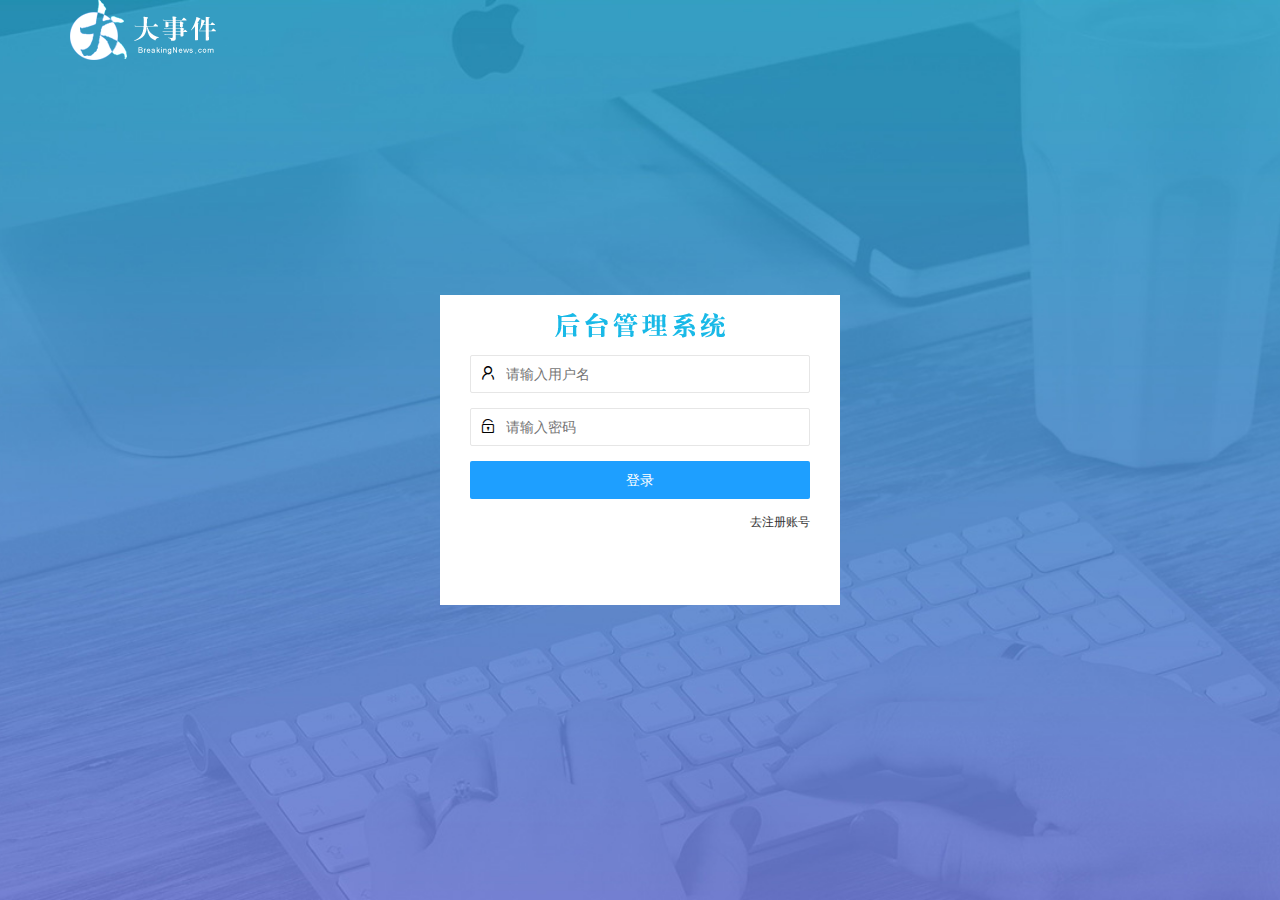
<file: login.html>
<!DOCTYPE html>
<html lang="en">

<head>
    <meta charset="UTF-8">
    <meta name="viewport" content="width=device-width, initial-scale=1.0">
    <title>大事件-登录-注册</title>
    <link rel="stylesheet" href="/assets/lib/layui/css/layui.css">
    <link rel="stylesheet" href="/assets/css/login.css">
</head>

<body>
    <!-- 头部的区域 -->
    <div class="layui-main">
        <img src="/assets/images/logo.png" alt="">
    </div>
    <!-- 登录注册区域 -->
    <div class="loginAndRegBox">
        <div class="title-box"></div>
        <!-- 登录页面 -->
        <div class="login">
            <form class="layui-form" id="form-login">
                <div class="layui-form-item">
                    <i class="layui-icon layui-icon-username"></i>
                    <input type="text" name="username" required lay-verify="required" placeholder="请输入用户名"
                        autocomplete="off" class="layui-input">
                </div>
                <div class="layui-form-item">
                    <i class="layui-icon layui-icon-password"></i>
                    <input type="password" name="password" required lay-verify="required|pwd" placeholder="请输入密码"
                        autocomplete="off" class="layui-input">
                </div>
                <div class="layui-form-item">
                    <button class="layui-btn layui-btn-fluid layui-btn-normal" lay-submit
                        lay-filter="formDemo">登录</button>
                </div>
                <div class="layui-form-item links">
                    <a href="javascript:;" id="link_reg">去注册账号</a>
                </div>
            </form>
        </div>
        <!-- 注册页面 -->
        <div class="reg">
            <form class="layui-form" id="form-reg">
                <div class="layui-form-item">
                    <i class="layui-icon layui-icon-username"></i>
                    <input type="text" name="username" required lay-verify="required" placeholder="请输入用户名"
                        autocomplete="off" class="layui-input">
                </div>
                <div class="layui-form-item">
                    <i class="layui-icon layui-icon-password"></i>
                    <input type="password" name="password" required lay-verify="required|pwd" placeholder="请输入密码"
                        autocomplete="off" class="layui-input">
                </div>
                <div class="layui-form-item">
                    <i class="layui-icon layui-icon-password"></i>
                    <input type="password" name="repassword" required lay-verify="required|pwd|repwd"
                        placeholder="再次输入密码" autocomplete="off" class="layui-input">
                </div>
                <div class="layui-form-item">
                    <button class="layui-btn layui-btn-fluid layui-btn-normal" lay-submit
                        lay-filter="formDemo">立即注册</button>
                </div>
                <div class="layui-form-item links">
                    <a href="javascript:;" id="link_login">去登录</a>
                </div>
            </form>

        </div>
    </div>
    <script src="/assets/lib/layui/layui.all.js"></script>
    <script src="/assets/lib/jquery.js"></script>
    <script src="/assets/js/baseAPI.js"></script>
    <script src="/assets/js/login.js"></script>

</body>

</html>
</file>
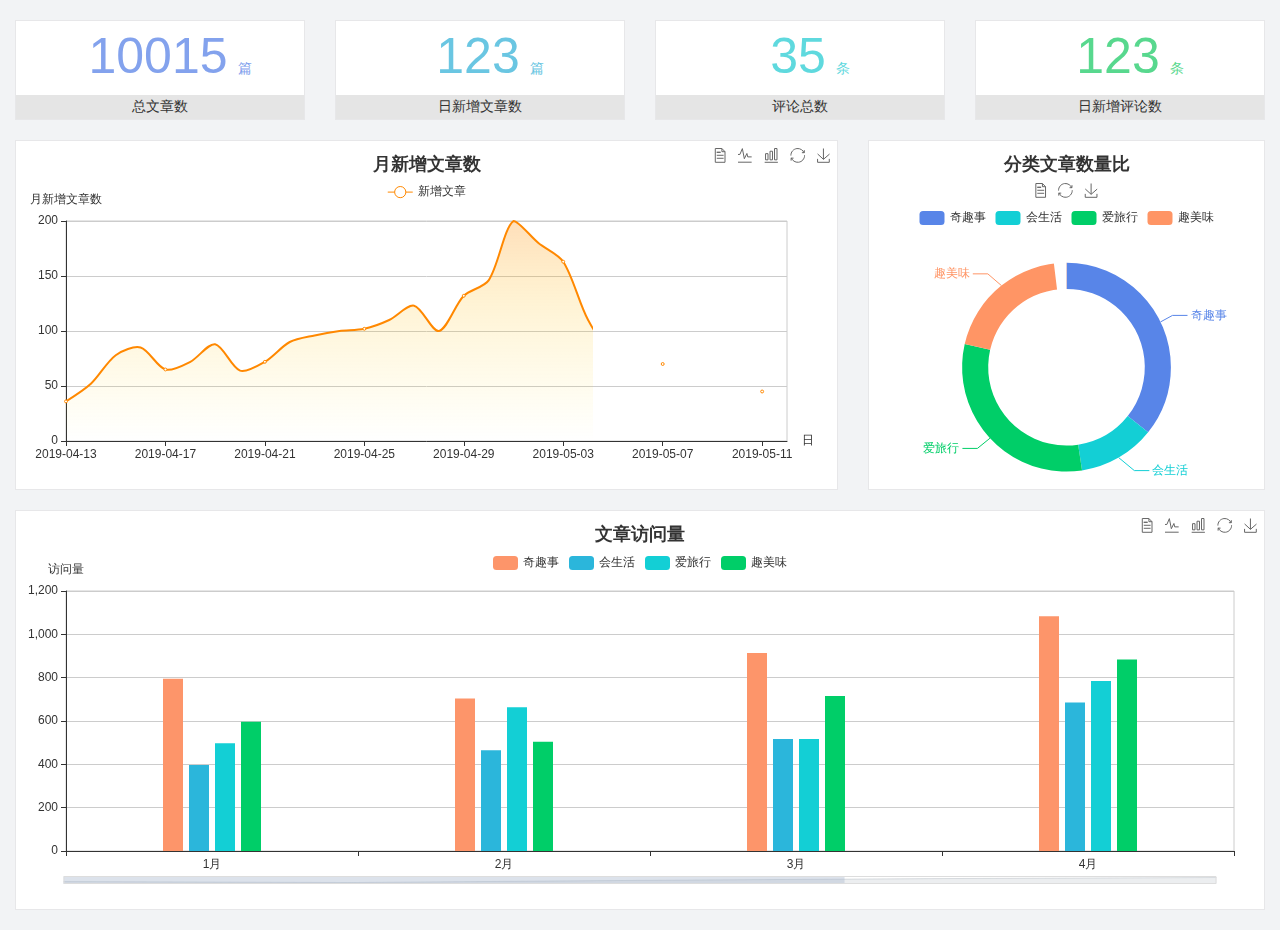
<file: home/dashboard.html>
<!DOCTYPE html>
<html lang="en">

<head>
  <meta charset="UTF-8">
  <meta name="viewport" content="width=device-width, initial-scale=1.0">
  <meta http-equiv="X-UA-Compatible" content="ie=edge">
  <title>图表统计</title>
  <link rel="stylesheet" href="../../assets/lib/bootstrap.css" />
  <link rel="stylesheet" href="../../assets/lib/main.css" />
  <script src="../../assets/lib/jquery.js"></script>
  <script type="text/javascript" src="../../assets/lib/echarts.min.js"></script>
</head>

<body>
  <div class="container-fluid">
    <div class="row spannel_list">
      <div class="col-sm-3 col-xs-6">
        <div class="spannel">
          <em>10015</em><span>篇</span>
          <b>总文章数</b>
        </div>
      </div>
      <div class="col-sm-3 col-xs-6">
        <div class="spannel scolor01">
          <em>123</em><span>篇</span>
          <b>日新增文章数</b>
        </div>
      </div>
      <div class="col-sm-3 col-xs-6">
        <div class="spannel scolor02">
          <em>35</em><span>条</span>
          <b>评论总数</b>
        </div>
      </div>
      <div class="col-sm-3 col-xs-6">
        <div class="spannel scolor03">
          <em>123</em><span>条</span>
          <b>日新增评论数</b>
        </div>
      </div>
    </div>
  </div>

  <div class="container-fluid">
    <div class="row curve-pie">
      <div class="col-lg-8 col-md-8">
        <div class="gragh_pannel" id="curve_show"></div>
      </div>
      <div class="col-lg-4 col-md-4">
        <div class="gragh_pannel" id="pie_show"></div>
      </div>
    </div>
  </div>

  <div class="container-fluid">
    <div class="column_pannel" id="column_show"></div>
  </div>

  <script>
    var oChart = echarts.init(document.getElementById('curve_show'));
    var aList_all = [
      { 'count': 36, 'date': '2019-04-13' },
      { 'count': 52, 'date': '2019-04-14' },
      { 'count': 78, 'date': '2019-04-15' },
      { 'count': 85, 'date': '2019-04-16' },
      { 'count': 65, 'date': '2019-04-17' },
      { 'count': 72, 'date': '2019-04-18' },
      { 'count': 88, 'date': '2019-04-19' },
      { 'count': 64, 'date': '2019-04-20' },
      { 'count': 72, 'date': '2019-04-21' },
      { 'count': 90, 'date': '2019-04-22' },
      { 'count': 96, 'date': '2019-04-23' },
      { 'count': 100, 'date': '2019-04-24' },
      { 'count': 102, 'date': '2019-04-25' },
      { 'count': 110, 'date': '2019-04-26' },
      { 'count': 123, 'date': '2019-04-27' },
      { 'count': 100, 'date': '2019-04-28' },
      { 'count': 132, 'date': '2019-04-29' },
      { 'count': 146, 'date': '2019-04-30' },
      { 'count': 200, 'date': '2019-05-01' },
      { 'count': 180, 'date': '2019-05-02' },
      { 'count': 163, 'date': '2019-05-03' },
      { 'count': 110, 'date': '2019-05-04' },
      { 'count': 80, 'date': '2019-05-05' },
      { 'count': 82, 'date': '2019-05-06' },
      { 'count': 70, 'date': '2019-05-07' },
      { 'count': 65, 'date': '2019-05-08' },
      { 'count': 54, 'date': '2019-05-09' },
      { 'count': 40, 'date': '2019-05-10' },
      { 'count': 45, 'date': '2019-05-11' },
      { 'count': 38, 'date': '2019-05-12' },
    ];

    let aCount = [];
    let aDate = [];

    for (var i = 0; i < aList_all.length; i++) {
      aCount.push(aList_all[i].count);
      aDate.push(aList_all[i].date);
    }

    var chartopt = {
      title: {
        text: '月新增文章数',
        left: 'center',
        top: '10'
      },
      tooltip: {
        trigger: 'axis'
      },
      legend: {
        data: ['新增文章'],
        top: '40'
      },
      toolbox: {
        show: true,
        feature: {
          mark: { show: true },
          dataView: { show: true, readOnly: false },
          magicType: { show: true, type: ['line', 'bar'] },
          restore: { show: true },
          saveAsImage: { show: true }
        }
      },
      calculable: true,
      xAxis: [
        {
          name: '日',
          type: 'category',
          boundaryGap: false,
          data: aDate
        }
      ],
      yAxis: [
        {
          name: '月新增文章数',
          type: 'value'
        }
      ],
      series: [
        {
          name: '新增文章',
          type: 'line',
          smooth: true,
          itemStyle: { normal: { areaStyle: { type: 'default' }, color: '#f80' }, lineStyle: { color: '#f80' } },
          data: aCount
        }],
      areaStyle: {
        normal: {
          color: new echarts.graphic.LinearGradient(0, 0, 0, 1, [{
            offset: 0,
            color: 'rgba(255,136,0,0.39)'
          }, {
            offset: .34,
            color: 'rgba(255,180,0,0.25)'
          }, {
            offset: 1,
            color: 'rgba(255,222,0,0.00)'
          }])

        }
      },
      grid: {
        show: true,
        x: 50,
        x2: 50,
        y: 80,
        height: 220
      }
    };

    oChart.setOption(chartopt);


    var oPie = echarts.init(document.getElementById('pie_show'));
    var oPieopt =
    {
      title: {
        top: 10,
        text: '分类文章数量比',
        x: 'center'
      },
      tooltip: {
        trigger: 'item',
        formatter: "{a} <br/>{b} : {c} ({d}%)"
      },
      color: ['#5885e8', '#13cfd5', '#00ce68', '#ff9565'],
      legend: {
        x: 'center',
        top: 65,
        data: ['奇趣事', '会生活', '爱旅行', '趣美味']
      },
      toolbox: {
        show: true,
        x: 'center',
        top: 35,
        feature: {
          mark: { show: true },
          dataView: { show: true, readOnly: false },
          magicType: {
            show: true,
            type: ['pie', 'funnel'],
            option: {
              funnel: {
                x: '25%',
                width: '50%',
                funnelAlign: 'left',
                max: 1548
              }
            }
          },
          restore: { show: true },
          saveAsImage: { show: true }
        }
      },
      calculable: true,
      series: [
        {
          name: '访问来源',
          type: 'pie',
          radius: ['45%', '60%'],
          center: ['50%', '65%'],
          data: [
            { value: 300, name: '奇趣事' },
            { value: 100, name: '会生活' },
            { value: 260, name: '爱旅行' },
            { value: 180, name: '趣美味' }
          ]
        }
      ]
    };
    oPie.setOption(oPieopt);



    var oColumn = this.echarts.init(document.getElementById('column_show'));
    var oColumnopt =
    {
      title: {
        text: '文章访问量',
        left: 'center',
        top: '10'
      },
      tooltip: {
        trigger: 'axis'
      },
      legend: {
        data: ['奇趣事', '会生活', '爱旅行', '趣美味'],
        top: '40'
      },
      toolbox: {
        show: true,
        feature: {
          mark: { show: true },
          dataView: { show: true, readOnly: false },
          magicType: { show: true, type: ['line', 'bar'] },
          restore: { show: true },
          saveAsImage: { show: true }
        }
      },
      calculable: true,
      xAxis: [
        {
          type: 'category',
          data: ['1月', '2月', '3月', '4月', '5月']
        }
      ],
      yAxis: [
        {
          name: '访问量',
          type: 'value'
        }
      ],
      series: [
        {
          name: '奇趣事',
          type: 'bar',
          barWidth: 20,
          itemStyle: {
            normal: { areaStyle: { type: 'default' }, color: '#fd956a' }
          },
          data: [800, 708, 920, 1090, 1200]
        },
        {
          name: '会生活',
          type: 'bar',
          barWidth: 20,
          itemStyle: {
            normal: { areaStyle: { type: 'default' }, color: '#2bb6db' }
          },
          data: [400, 468, 520, 690, 800]
        },
        {
          name: '爱旅行',
          type: 'bar',
          barWidth: 20,
          itemStyle: {
            normal: { areaStyle: { type: 'default' }, color: '#13cfd5' }
          },
          data: [500, 668, 520, 790, 900]
        },
        {
          name: '趣美味',
          type: 'bar',
          barWidth: 20,
          itemStyle: {
            normal: { areaStyle: { type: 'default' }, color: '#00ce68' }
          },
          data: [600, 508, 720, 890, 1000]
        }
      ],
      grid: {
        show: true,
        x: 50,
        x2: 30,
        y: 80,
        height: 260
      },
      dataZoom: [//给x轴设置滚动条
        {
          start: 0,//默认为0
          end: 100 - 1000 / 31,//默认为100
          type: 'slider',
          show: true,
          xAxisIndex: [0],
          handleSize: 0,//滑动条的 左右2个滑动条的大小
          height: 8,//组件高度
          left: 45, //左边的距离
          right: 50,//右边的距离
          bottom: 26,//右边的距离
          handleColor: '#ddd',//h滑动图标的颜色
          handleStyle: {
            borderColor: "#cacaca",
            borderWidth: "1",
            shadowBlur: 2,
            background: "#ddd",
            shadowColor: "#ddd",
          }
        }]
    };
    oColumn.setOption(oColumnopt);
  </script>
</body>

</html>
</file>
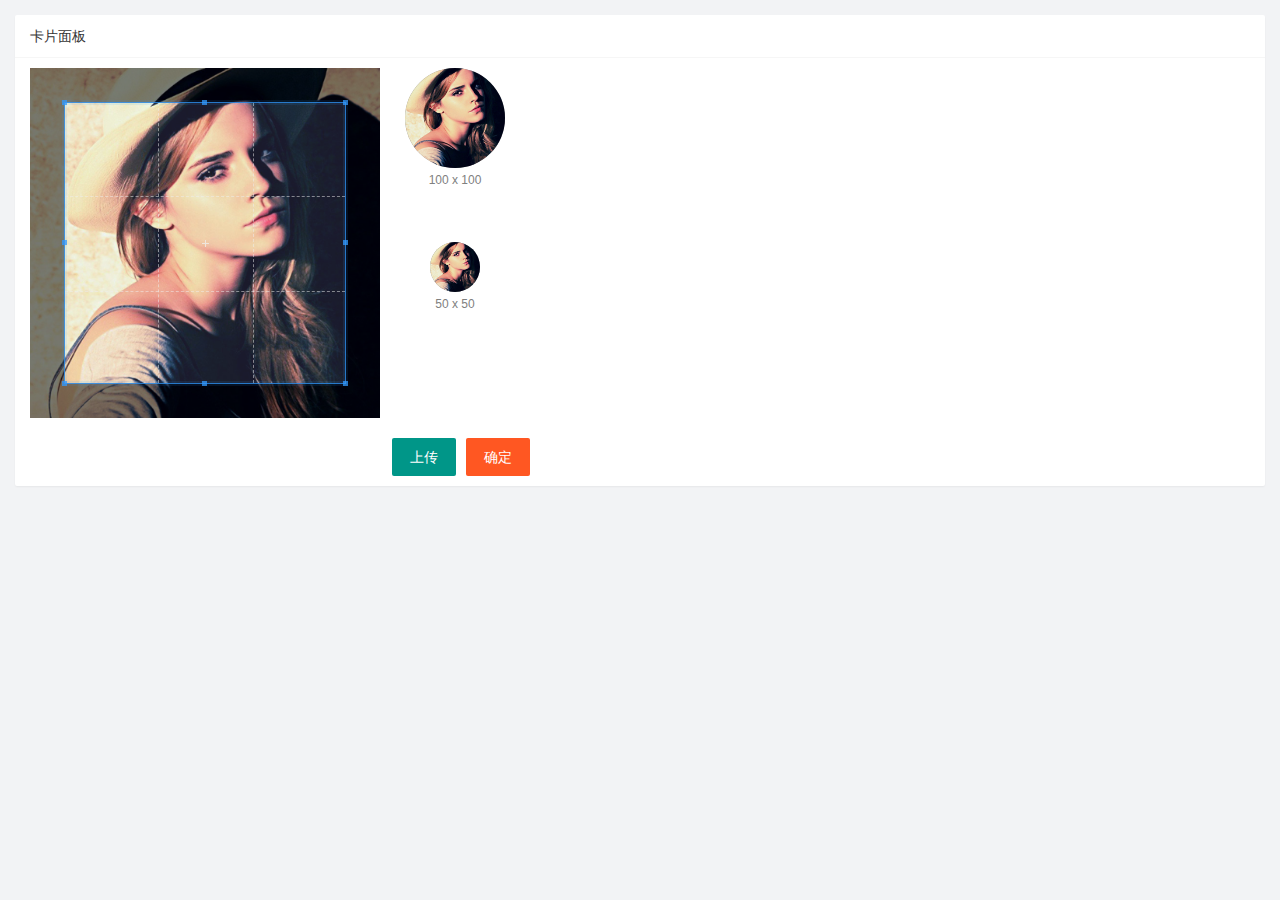
<file: user/user_avatar.html>
<!DOCTYPE html>
<html lang="en">

<head>
    <meta charset="UTF-8">
    <meta name="viewport" content="width=device-width, initial-scale=1.0">
    <title>Document</title>
    <link rel="stylesheet" href="/assets/lib/layui/css/layui.css">
    <link rel="stylesheet" href="/assets/lib/cropper/cropper.css" />
    <link rel="stylesheet" href="/assets/css/user_avatar.css">
</head>

<body>
    <div class="layui-card">
        <div class="layui-card-header">卡片面板</div>
        <div class="layui-card-body">
            <div class="row1">
                <!-- 图片裁剪区域 -->
                <div class="cropper-box">
                    <!-- 这个 img 标签很重要，将来会把它初始化为裁剪区域 -->
                    <img id="image" src="/assets/images/sample.jpg" />
                </div>
                <!-- 图片的预览区域 -->
                <div class="preview-box">
                    <div>
                        <!-- 宽高为 100px 的预览区域 -->
                        <div class="img-preview w100"></div>
                        <p class="size">100 x 100</p>
                    </div>
                    <div>
                        <!-- 宽高为 50px 的预览区域 -->
                        <div class="img-preview w50"></div>
                        <p class="size">50 x 50</p>
                    </div>
                </div>
            </div>

            <div class="row2">
                <input type="file" accept="image/*" id="file">
                <button type="button" class="layui-btn" id="btnChooseImage">上传</button>
                <button type="button" class="layui-btn layui-btn-danger" id="btnConfirm">确定</button>
            </div>
        </div>

    </div>
    <script src="/assets/lib/layui/layui.all.js"></script>
    <script src="/assets/lib/jquery.js"></script>
    <script src="/assets/lib/cropper/Cropper.js"></script>
    <script src="/assets/lib/cropper/jquery-cropper.js"></script>
    <script src="/assets/js/baseAPI.js"></script>
    <script src="/assets/js/user/user_avatar.js"></script>

</body>

</html>
</file>
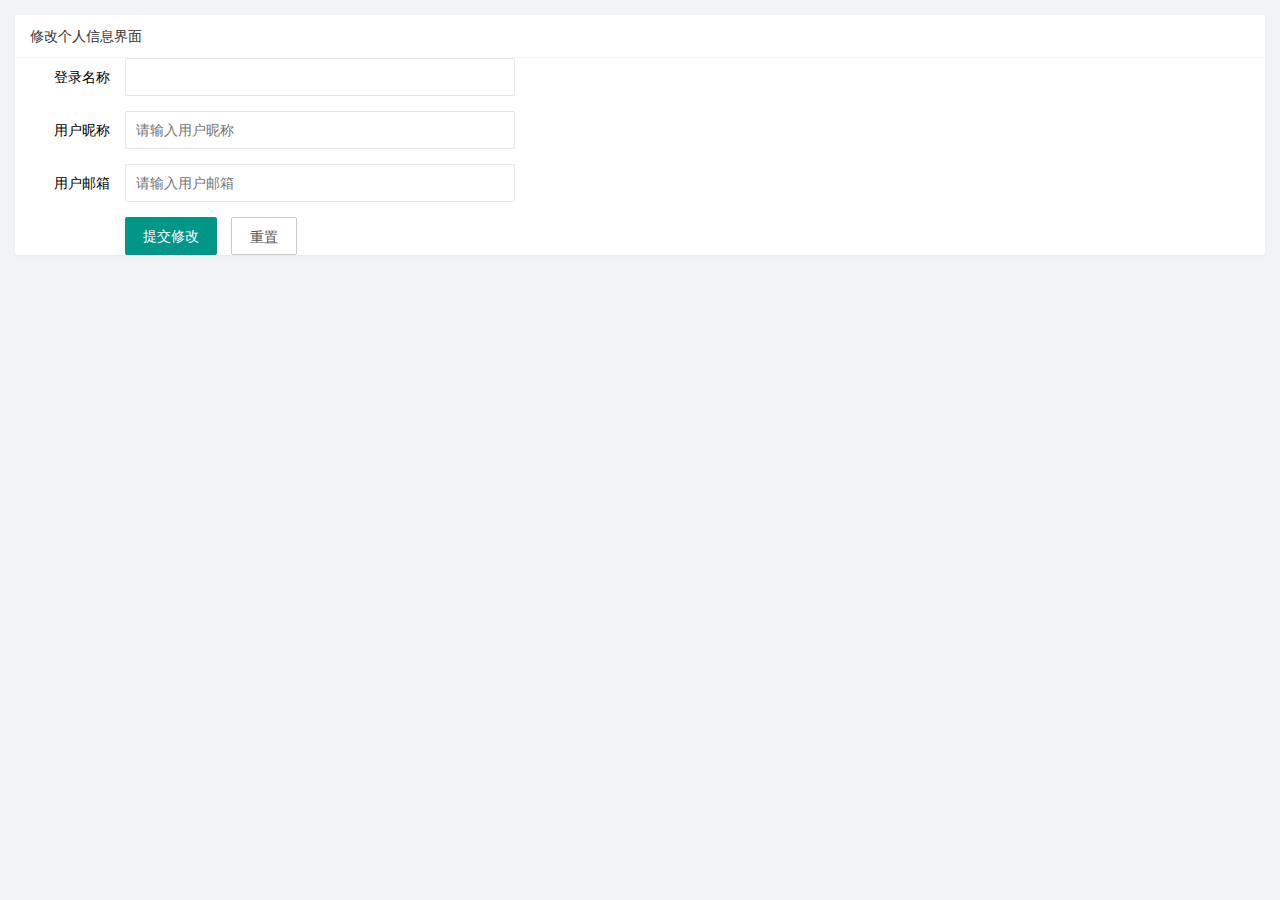
<file: user/user_info.html>
<!DOCTYPE html>
<html lang="en">

<head>
    <meta charset="UTF-8">
    <meta name="viewport" content="width=device-width, initial-scale=1.0">
    <title>Document</title>
    <link rel="stylesheet" href="/assets/lib/layui/css/layui.css">
    <link rel="stylesheet" href="/assets/css/user_info.css">
</head>

<body>
    <div class="layui-card">
        <div class="layui-card-header">修改个人信息界面</div>
        <!-- form 表单区域 -->
        <form class="layui-form" lay-filter="formUserInfo">
            <input type="hidden" name="id" value="" />
            <div class="layui-form-item"> <label class="layui-form-label">登录名称</label>
                <div class="layui-input-block"> <input type="text" name="username" autocomplete="off"
                        class="layui-input" readonly /> </div>
            </div>
            <div class="layui-form-item"> <label class="layui-form-label">用户昵称</label>
                <div class="layui-input-block">

                    <input type="text" name="nickname" required lay-verify="required|nickname" placeholder="请输入用户昵称"
                        autocomplete="off" class="layui-input" /> </div>
            </div>
            <div class="layui-form-item"> <label class="layui-form-label">用户邮箱</label>
                <div class="layui-input-block"> <input type="text" name="email" required lay-verify="required|email"
                        placeholder="请输入用户邮箱" autocomplete="off" class="layui-input" /> </div>
            </div>
            <div class="layui-form-item">
                <div class="layui-input-block"> <button class="layui-btn" lay-submit lay-filter="formDemo"
                        id="btnReset">提交修改
                    </button>
                    <button type="reset" class="layui-btn layui-btn-primary">重置</button> </div>
            </div>
        </form>
    </div>
    <script src="/assets/lib/layui/layui.all.js"></script>
    <script src="/assets/lib/jquery.js"></script>
    <script src="/assets/js/baseAPI.js"></script>
    <script src="/assets/js/user/user.js"></script>
</body>

</html>
</file>
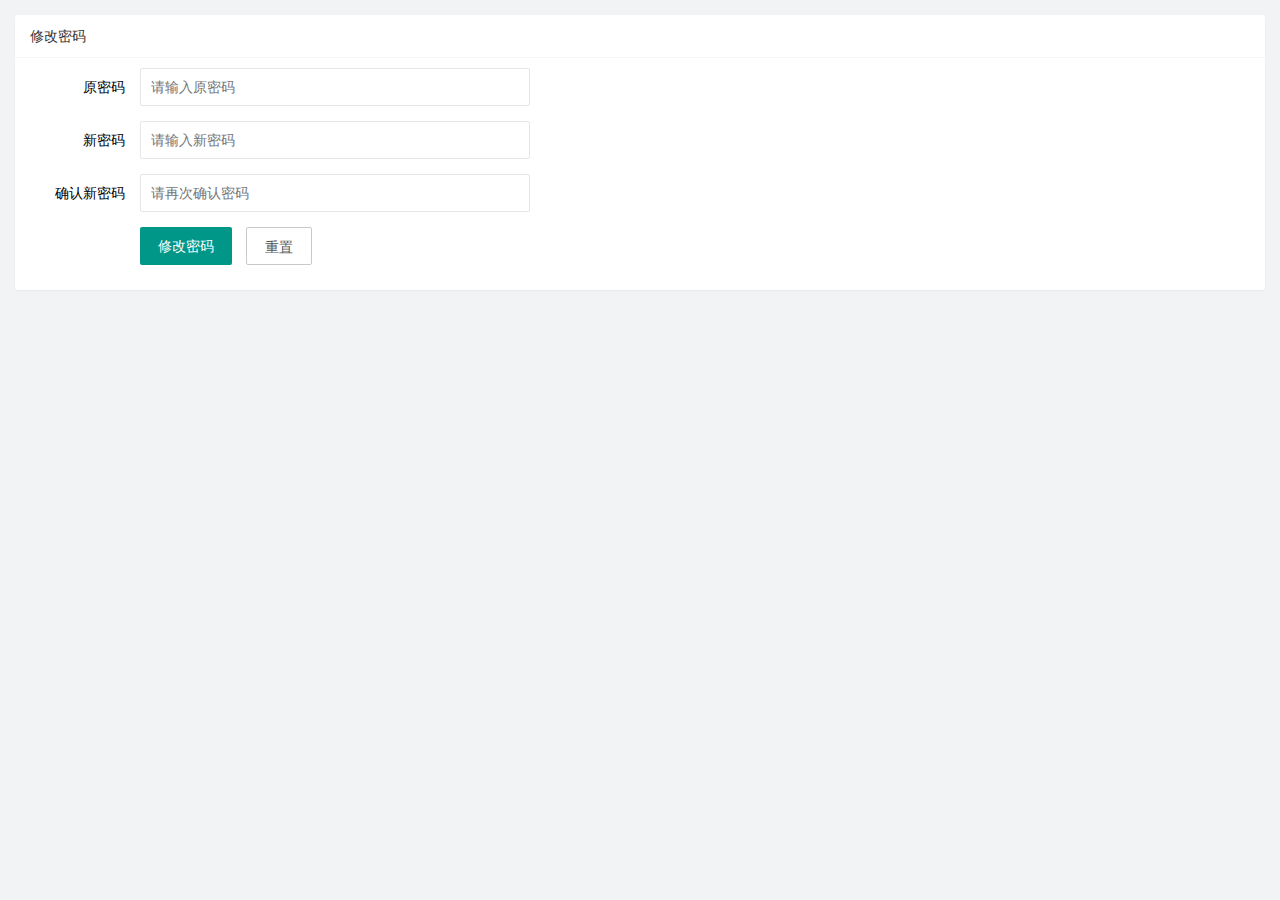
<file: user/user_pwd.html>
<!DOCTYPE html>
<html lang="en">

<head>
    <meta charset="UTF-8">
    <meta name="viewport" content="width=device-width, initial-scale=1.0">
    <title>Document</title>
    <link rel="stylesheet" href="/assets/lib/layui/css/layui.css">
    <link rel="stylesheet" href="/assets/css/user_pwd.css">
</head>

<body>
    <div class="layui-card">
        <div class="layui-card-header">修改密码</div>
        <div class="layui-card-body">
            <form class="layui-form">
                <div class="layui-form-item"> <label class="layui-form-label">原密码</label>
                    <div class="layui-input-block"> <input type="password" name="oldPwd" required lay-
                            verify="required|pwd" placeholder="请输入原密码" autocomplete="off" class="layui-input" /> </div>
                </div>
                <div class="layui-form-item"> <label class="layui-form-label">新密码</label>
                    <div class="layui-input-block"> <input type="password" name="newPwd" required lay-
                            verify="required|pwd|samePwd" placeholder="请输入新密码" autocomplete="off" class="layui-input" />
                    </div>
                </div>
                <div class="layui-form-item"> <label class="layui-form-label">确认新密码</label>
                    <div class="layui-input-block"> <input type="password" name="rePwd" required
                            lay-verify="required|pwd|rePwd" placeholder="请再次确认密码" autocomplete="off"
                            class="layui-input" /> </div>
                </div>
                <div class="layui-form-item">
                    <div class="layui-input-block"> <button class="layui-btn" lay-submit lay-filter="formDemo">修改密码
                        </button> <button type="reset" class="layui-btn layui-btn-primary">重置 </button> </div>
                </div>
            </form>
        </div>
    </div>
    <script src="/assets/lib/layui/layui.all.js"></script> <!-- 导入 jQuery -->
    <script src="/assets/lib/jquery.js"></script> <!-- 导入 baseAPI -->
    <script src="/assets/js/baseAPI.js"></script> <!-- 导入自己的 js -->
    <script src="/assets/js/user/user_pwd.js"></script>
</body>

</html>
</file>
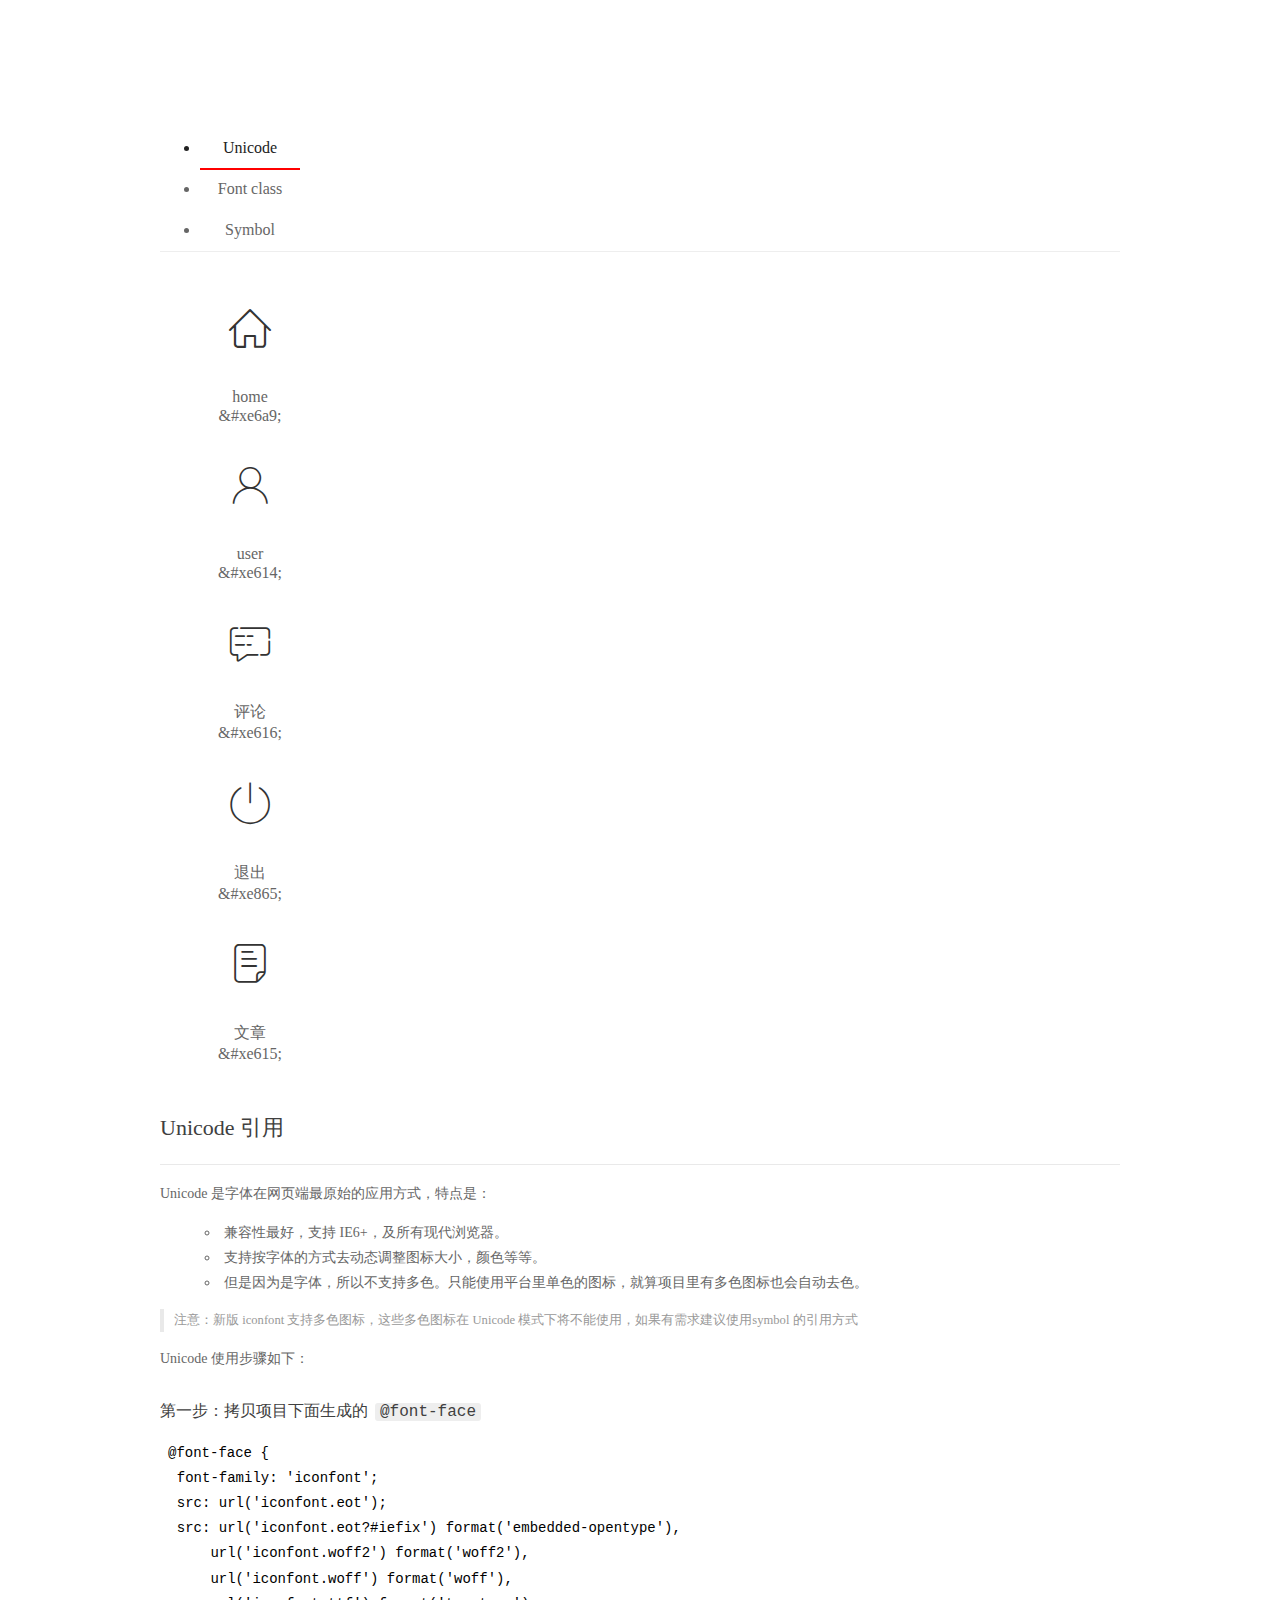
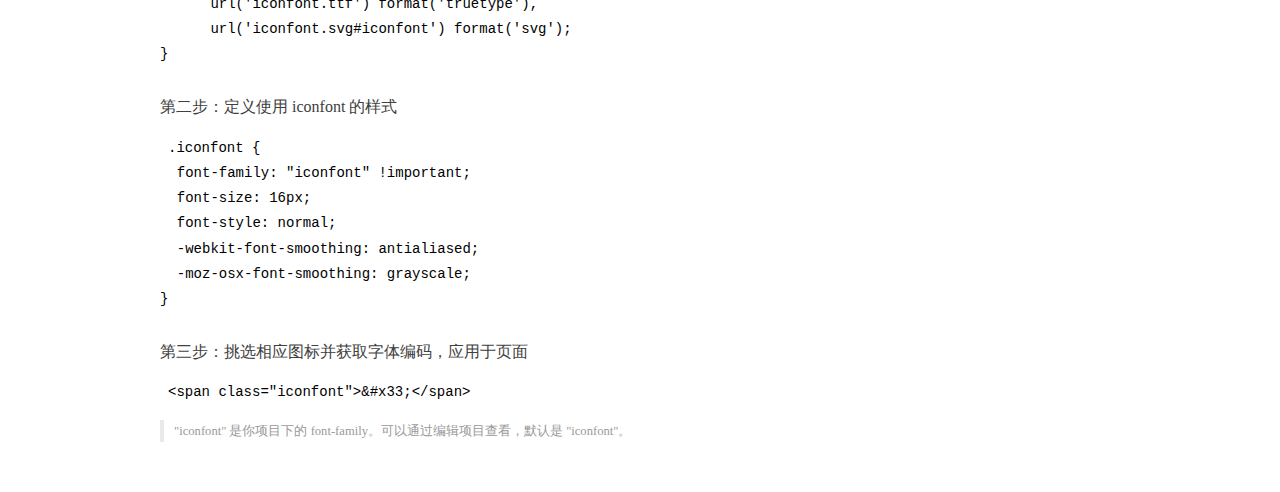
<file: assets/fonts/demo_index.html>
<!DOCTYPE html>
<html>
<head>
  <meta charset="utf-8"/>
  <title>IconFont Demo</title>
  <link rel="shortcut icon" href="https://gtms04.alicdn.com/tps/i4/TB1_oz6GVXXXXaFXpXXJDFnIXXX-64-64.ico" type="image/x-icon"/>
  <link rel="stylesheet" href="https://g.alicdn.com/thx/cube/1.3.2/cube.min.css">
  <link rel="stylesheet" href="demo.css">
  <link rel="stylesheet" href="iconfont.css">
  <script src="iconfont.js"></script>
  <!-- jQuery -->
  <script src="https://a1.alicdn.com/oss/uploads/2018/12/26/7bfddb60-08e8-11e9-9b04-53e73bb6408b.js"></script>
  <!-- 代码高亮 -->
  <script src="https://a1.alicdn.com/oss/uploads/2018/12/26/a3f714d0-08e6-11e9-8a15-ebf944d7534c.js"></script>
</head>
<body>
  <div class="main">
    <h1 class="logo"><a href="https://www.iconfont.cn/" title="iconfont 首页" target="_blank">&#xe86b;</a></h1>
    <div class="nav-tabs">
      <ul id="tabs" class="dib-box">
        <li class="dib active"><span>Unicode</span></li>
        <li class="dib"><span>Font class</span></li>
        <li class="dib"><span>Symbol</span></li>
      </ul>
      
    </div>
    <div class="tab-container">
      <div class="content unicode" style="display: block;">
          <ul class="icon_lists dib-box">
          
            <li class="dib">
              <span class="icon iconfont">&#xe6a9;</span>
                <div class="name">home</div>
                <div class="code-name">&amp;#xe6a9;</div>
              </li>
          
            <li class="dib">
              <span class="icon iconfont">&#xe614;</span>
                <div class="name">user</div>
                <div class="code-name">&amp;#xe614;</div>
              </li>
          
            <li class="dib">
              <span class="icon iconfont">&#xe616;</span>
                <div class="name">评论</div>
                <div class="code-name">&amp;#xe616;</div>
              </li>
          
            <li class="dib">
              <span class="icon iconfont">&#xe865;</span>
                <div class="name">退出</div>
                <div class="code-name">&amp;#xe865;</div>
              </li>
          
            <li class="dib">
              <span class="icon iconfont">&#xe615;</span>
                <div class="name">文章</div>
                <div class="code-name">&amp;#xe615;</div>
              </li>
          
          </ul>
          <div class="article markdown">
          <h2 id="unicode-">Unicode 引用</h2>
          <hr>

          <p>Unicode 是字体在网页端最原始的应用方式，特点是：</p>
          <ul>
            <li>兼容性最好，支持 IE6+，及所有现代浏览器。</li>
            <li>支持按字体的方式去动态调整图标大小，颜色等等。</li>
            <li>但是因为是字体，所以不支持多色。只能使用平台里单色的图标，就算项目里有多色图标也会自动去色。</li>
          </ul>
          <blockquote>
            <p>注意：新版 iconfont 支持多色图标，这些多色图标在 Unicode 模式下将不能使用，如果有需求建议使用symbol 的引用方式</p>
          </blockquote>
          <p>Unicode 使用步骤如下：</p>
          <h3 id="-font-face">第一步：拷贝项目下面生成的 <code>@font-face</code></h3>
<pre><code class="language-css"
>@font-face {
  font-family: 'iconfont';
  src: url('iconfont.eot');
  src: url('iconfont.eot?#iefix') format('embedded-opentype'),
      url('iconfont.woff2') format('woff2'),
      url('iconfont.woff') format('woff'),
      url('iconfont.ttf') format('truetype'),
      url('iconfont.svg#iconfont') format('svg');
}
</code></pre>
          <h3 id="-iconfont-">第二步：定义使用 iconfont 的样式</h3>
<pre><code class="language-css"
>.iconfont {
  font-family: "iconfont" !important;
  font-size: 16px;
  font-style: normal;
  -webkit-font-smoothing: antialiased;
  -moz-osx-font-smoothing: grayscale;
}
</code></pre>
          <h3 id="-">第三步：挑选相应图标并获取字体编码，应用于页面</h3>
<pre>
<code class="language-html"
>&lt;span class="iconfont"&gt;&amp;#x33;&lt;/span&gt;
</code></pre>
          <blockquote>
            <p>"iconfont" 是你项目下的 font-family。可以通过编辑项目查看，默认是 "iconfont"。</p>
          </blockquote>
          </div>
      </div>
      <div class="content font-class">
        <ul class="icon_lists dib-box">
          
          <li class="dib">
            <span class="icon iconfont icon-home"></span>
            <div class="name">
              home
            </div>
            <div class="code-name">.icon-home
            </div>
          </li>
          
          <li class="dib">
            <span class="icon iconfont icon-user"></span>
            <div class="name">
              user
            </div>
            <div class="code-name">.icon-user
            </div>
          </li>
          
          <li class="dib">
            <span class="icon iconfont icon-pinglun"></span>
            <div class="name">
              评论
            </div>
            <div class="code-name">.icon-pinglun
            </div>
          </li>
          
          <li class="dib">
            <span class="icon iconfont icon-tuichu"></span>
            <div class="name">
              退出
            </div>
            <div class="code-name">.icon-tuichu
            </div>
          </li>
          
          <li class="dib">
            <span class="icon iconfont icon-16"></span>
            <div class="name">
              文章
            </div>
            <div class="code-name">.icon-16
            </div>
          </li>
          
        </ul>
        <div class="article markdown">
        <h2 id="font-class-">font-class 引用</h2>
        <hr>

        <p>font-class 是 Unicode 使用方式的一种变种，主要是解决 Unicode 书写不直观，语意不明确的问题。</p>
        <p>与 Unicode 使用方式相比，具有如下特点：</p>
        <ul>
          <li>兼容性良好，支持 IE8+，及所有现代浏览器。</li>
          <li>相比于 Unicode 语意明确，书写更直观。可以很容易分辨这个 icon 是什么。</li>
          <li>因为使用 class 来定义图标，所以当要替换图标时，只需要修改 class 里面的 Unicode 引用。</li>
          <li>不过因为本质上还是使用的字体，所以多色图标还是不支持的。</li>
        </ul>
        <p>使用步骤如下：</p>
        <h3 id="-fontclass-">第一步：引入项目下面生成的 fontclass 代码：</h3>
<pre><code class="language-html">&lt;link rel="stylesheet" href="./iconfont.css"&gt;
</code></pre>
        <h3 id="-">第二步：挑选相应图标并获取类名，应用于页面：</h3>
<pre><code class="language-html">&lt;span class="iconfont icon-xxx"&gt;&lt;/span&gt;
</code></pre>
        <blockquote>
          <p>"
            iconfont" 是你项目下的 font-family。可以通过编辑项目查看，默认是 "iconfont"。</p>
        </blockquote>
      </div>
      </div>
      <div class="content symbol">
          <ul class="icon_lists dib-box">
          
            <li class="dib">
                <svg class="icon svg-icon" aria-hidden="true">
                  <use xlink:href="#icon-home"></use>
                </svg>
                <div class="name">home</div>
                <div class="code-name">#icon-home</div>
            </li>
          
            <li class="dib">
                <svg class="icon svg-icon" aria-hidden="true">
                  <use xlink:href="#icon-user"></use>
                </svg>
                <div class="name">user</div>
                <div class="code-name">#icon-user</div>
            </li>
          
            <li class="dib">
                <svg class="icon svg-icon" aria-hidden="true">
                  <use xlink:href="#icon-pinglun"></use>
                </svg>
                <div class="name">评论</div>
                <div class="code-name">#icon-pinglun</div>
            </li>
          
            <li class="dib">
                <svg class="icon svg-icon" aria-hidden="true">
                  <use xlink:href="#icon-tuichu"></use>
                </svg>
                <div class="name">退出</div>
                <div class="code-name">#icon-tuichu</div>
            </li>
          
            <li class="dib">
                <svg class="icon svg-icon" aria-hidden="true">
                  <use xlink:href="#icon-16"></use>
                </svg>
                <div class="name">文章</div>
                <div class="code-name">#icon-16</div>
            </li>
          
          </ul>
          <div class="article markdown">
          <h2 id="symbol-">Symbol 引用</h2>
          <hr>

          <p>这是一种全新的使用方式，应该说这才是未来的主流，也是平台目前推荐的用法。相关介绍可以参考这篇<a href="">文章</a>
            这种用法其实是做了一个 SVG 的集合，与另外两种相比具有如下特点：</p>
          <ul>
            <li>支持多色图标了，不再受单色限制。</li>
            <li>通过一些技巧，支持像字体那样，通过 <code>font-size</code>, <code>color</code> 来调整样式。</li>
            <li>兼容性较差，支持 IE9+，及现代浏览器。</li>
            <li>浏览器渲染 SVG 的性能一般，还不如 png。</li>
          </ul>
          <p>使用步骤如下：</p>
          <h3 id="-symbol-">第一步：引入项目下面生成的 symbol 代码：</h3>
<pre><code class="language-html">&lt;script src="./iconfont.js"&gt;&lt;/script&gt;
</code></pre>
          <h3 id="-css-">第二步：加入通用 CSS 代码（引入一次就行）：</h3>
<pre><code class="language-html">&lt;style&gt;
.icon {
  width: 1em;
  height: 1em;
  vertical-align: -0.15em;
  fill: currentColor;
  overflow: hidden;
}
&lt;/style&gt;
</code></pre>
          <h3 id="-">第三步：挑选相应图标并获取类名，应用于页面：</h3>
<pre><code class="language-html">&lt;svg class="icon" aria-hidden="true"&gt;
  &lt;use xlink:href="#icon-xxx"&gt;&lt;/use&gt;
&lt;/svg&gt;
</code></pre>
          </div>
      </div>

    </div>
  </div>
  <script>
  $(document).ready(function () {
      $('.tab-container .content:first').show()

      $('#tabs li').click(function (e) {
        var tabContent = $('.tab-container .content')
        var index = $(this).index()

        if ($(this).hasClass('active')) {
          return
        } else {
          $('#tabs li').removeClass('active')
          $(this).addClass('active')

          tabContent.hide().eq(index).fadeIn()
        }
      })
    })
  </script>
</body>
</html>
</file>
<file: assets/lib/layui/css/layui.css>
/** layui-v2.5.5 MIT License By https://www.layui.com */
 .layui-inline,img{display:inline-block;vertical-align:middle}h1,h2,h3,h4,h5,h6{font-weight:400}.layui-edge,.layui-header,.layui-inline,.layui-main{position:relative}.layui-body,.layui-edge,.layui-elip{overflow:hidden}.layui-btn,.layui-edge,.layui-inline,img{vertical-align:middle}.layui-btn,.layui-disabled,.layui-icon,.layui-unselect{-moz-user-select:none;-webkit-user-select:none;-ms-user-select:none}.layui-elip,.layui-form-checkbox span,.layui-form-pane .layui-form-label{text-overflow:ellipsis;white-space:nowrap}.layui-breadcrumb,.layui-tree-btnGroup{visibility:hidden}blockquote,body,button,dd,div,dl,dt,form,h1,h2,h3,h4,h5,h6,input,li,ol,p,pre,td,textarea,th,ul{margin:0;padding:0;-webkit-tap-highlight-color:rgba(0,0,0,0)}a:active,a:hover{outline:0}img{border:none}li{list-style:none}table{border-collapse:collapse;border-spacing:0}h4,h5,h6{font-size:100%}button,input,optgroup,option,select,textarea{font-family:inherit;font-size:inherit;font-style:inherit;font-weight:inherit;outline:0}pre{white-space:pre-wrap;white-space:-moz-pre-wrap;white-space:-pre-wrap;white-space:-o-pre-wrap;word-wrap:break-word}body{line-height:24px;font:14px Helvetica Neue,Helvetica,PingFang SC,Tahoma,Arial,sans-serif}hr{height:1px;margin:10px 0;border:0;clear:both}a{color:#333;text-decoration:none}a:hover{color:#777}a cite{font-style:normal;*cursor:pointer}.layui-border-box,.layui-border-box *{box-sizing:border-box}.layui-box,.layui-box *{box-sizing:content-box}.layui-clear{clear:both;*zoom:1}.layui-clear:after{content:'\20';clear:both;*zoom:1;display:block;height:0}.layui-inline{*display:inline;*zoom:1}.layui-edge{display:inline-block;width:0;height:0;border-width:6px;border-style:dashed;border-color:transparent}.layui-edge-top{top:-4px;border-bottom-color:#999;border-bottom-style:solid}.layui-edge-right{border-left-color:#999;border-left-style:solid}.layui-edge-bottom{top:2px;border-top-color:#999;border-top-style:solid}.layui-edge-left{border-right-color:#999;border-right-style:solid}.layui-disabled,.layui-disabled:hover{color:#d2d2d2!important;cursor:not-allowed!important}.layui-circle{border-radius:100%}.layui-show{display:block!important}.layui-hide{display:none!important}@font-face{font-family:layui-icon;src:url(../font/iconfont.eot?v=250);src:url(../font/iconfont.eot?v=250#iefix) format('embedded-opentype'),url(../font/iconfont.woff2?v=250) format('woff2'),url(../font/iconfont.woff?v=250) format('woff'),url(../font/iconfont.ttf?v=250) format('truetype'),url(../font/iconfont.svg?v=250#layui-icon) format('svg')}.layui-icon{font-family:layui-icon!important;font-size:16px;font-style:normal;-webkit-font-smoothing:antialiased;-moz-osx-font-smoothing:grayscale}.layui-icon-reply-fill:before{content:"\e611"}.layui-icon-set-fill:before{content:"\e614"}.layui-icon-menu-fill:before{content:"\e60f"}.layui-icon-search:before{content:"\e615"}.layui-icon-share:before{content:"\e641"}.layui-icon-set-sm:before{content:"\e620"}.layui-icon-engine:before{content:"\e628"}.layui-icon-close:before{content:"\1006"}.layui-icon-close-fill:before{content:"\1007"}.layui-icon-chart-screen:before{content:"\e629"}.layui-icon-star:before{content:"\e600"}.layui-icon-circle-dot:before{content:"\e617"}.layui-icon-chat:before{content:"\e606"}.layui-icon-release:before{content:"\e609"}.layui-icon-list:before{content:"\e60a"}.layui-icon-chart:before{content:"\e62c"}.layui-icon-ok-circle:before{content:"\1005"}.layui-icon-layim-theme:before{content:"\e61b"}.layui-icon-table:before{content:"\e62d"}.layui-icon-right:before{content:"\e602"}.layui-icon-left:before{content:"\e603"}.layui-icon-cart-simple:before{content:"\e698"}.layui-icon-face-cry:before{content:"\e69c"}.layui-icon-face-smile:before{content:"\e6af"}.layui-icon-survey:before{content:"\e6b2"}.layui-icon-tree:before{content:"\e62e"}.layui-icon-upload-circle:before{content:"\e62f"}.layui-icon-add-circle:before{content:"\e61f"}.layui-icon-download-circle:before{content:"\e601"}.layui-icon-templeate-1:before{content:"\e630"}.layui-icon-util:before{content:"\e631"}.layui-icon-face-surprised:before{content:"\e664"}.layui-icon-edit:before{content:"\e642"}.layui-icon-speaker:before{content:"\e645"}.layui-icon-down:before{content:"\e61a"}.layui-icon-file:before{content:"\e621"}.layui-icon-layouts:before{content:"\e632"}.layui-icon-rate-half:before{content:"\e6c9"}.layui-icon-add-circle-fine:before{content:"\e608"}.layui-icon-prev-circle:before{content:"\e633"}.layui-icon-read:before{content:"\e705"}.layui-icon-404:before{content:"\e61c"}.layui-icon-carousel:before{content:"\e634"}.layui-icon-help:before{content:"\e607"}.layui-icon-code-circle:before{content:"\e635"}.layui-icon-water:before{content:"\e636"}.layui-icon-username:before{content:"\e66f"}.layui-icon-find-fill:before{content:"\e670"}.layui-icon-about:before{content:"\e60b"}.layui-icon-location:before{content:"\e715"}.layui-icon-up:before{content:"\e619"}.layui-icon-pause:before{content:"\e651"}.layui-icon-date:before{content:"\e637"}.layui-icon-layim-uploadfile:before{content:"\e61d"}.layui-icon-delete:before{content:"\e640"}.layui-icon-play:before{content:"\e652"}.layui-icon-top:before{content:"\e604"}.layui-icon-friends:before{content:"\e612"}.layui-icon-refresh-3:before{content:"\e9aa"}.layui-icon-ok:before{content:"\e605"}.layui-icon-layer:before{content:"\e638"}.layui-icon-face-smile-fine:before{content:"\e60c"}.layui-icon-dollar:before{content:"\e659"}.layui-icon-group:before{content:"\e613"}.layui-icon-layim-download:before{content:"\e61e"}.layui-icon-picture-fine:before{content:"\e60d"}.layui-icon-link:before{content:"\e64c"}.layui-icon-diamond:before{content:"\e735"}.layui-icon-log:before{content:"\e60e"}.layui-icon-rate-solid:before{content:"\e67a"}.layui-icon-fonts-del:before{content:"\e64f"}.layui-icon-unlink:before{content:"\e64d"}.layui-icon-fonts-clear:before{content:"\e639"}.layui-icon-triangle-r:before{content:"\e623"}.layui-icon-circle:before{content:"\e63f"}.layui-icon-radio:before{content:"\e643"}.layui-icon-align-center:before{content:"\e647"}.layui-icon-align-right:before{content:"\e648"}.layui-icon-align-left:before{content:"\e649"}.layui-icon-loading-1:before{content:"\e63e"}.layui-icon-return:before{content:"\e65c"}.layui-icon-fonts-strong:before{content:"\e62b"}.layui-icon-upload:before{content:"\e67c"}.layui-icon-dialogue:before{content:"\e63a"}.layui-icon-video:before{content:"\e6ed"}.layui-icon-headset:before{content:"\e6fc"}.layui-icon-cellphone-fine:before{content:"\e63b"}.layui-icon-add-1:before{content:"\e654"}.layui-icon-face-smile-b:before{content:"\e650"}.layui-icon-fonts-html:before{content:"\e64b"}.layui-icon-form:before{content:"\e63c"}.layui-icon-cart:before{content:"\e657"}.layui-icon-camera-fill:before{content:"\e65d"}.layui-icon-tabs:before{content:"\e62a"}.layui-icon-fonts-code:before{content:"\e64e"}.layui-icon-fire:before{content:"\e756"}.layui-icon-set:before{content:"\e716"}.layui-icon-fonts-u:before{content:"\e646"}.layui-icon-triangle-d:before{content:"\e625"}.layui-icon-tips:before{content:"\e702"}.layui-icon-picture:before{content:"\e64a"}.layui-icon-more-vertical:before{content:"\e671"}.layui-icon-flag:before{content:"\e66c"}.layui-icon-loading:before{content:"\e63d"}.layui-icon-fonts-i:before{content:"\e644"}.layui-icon-refresh-1:before{content:"\e666"}.layui-icon-rmb:before{content:"\e65e"}.layui-icon-home:before{content:"\e68e"}.layui-icon-user:before{content:"\e770"}.layui-icon-notice:before{content:"\e667"}.layui-icon-login-weibo:before{content:"\e675"}.layui-icon-voice:before{content:"\e688"}.layui-icon-upload-drag:before{content:"\e681"}.layui-icon-login-qq:before{content:"\e676"}.layui-icon-snowflake:before{content:"\e6b1"}.layui-icon-file-b:before{content:"\e655"}.layui-icon-template:before{content:"\e663"}.layui-icon-auz:before{content:"\e672"}.layui-icon-console:before{content:"\e665"}.layui-icon-app:before{content:"\e653"}.layui-icon-prev:before{content:"\e65a"}.layui-icon-website:before{content:"\e7ae"}.layui-icon-next:before{content:"\e65b"}.layui-icon-component:before{content:"\e857"}.layui-icon-more:before{content:"\e65f"}.layui-icon-login-wechat:before{content:"\e677"}.layui-icon-shrink-right:before{content:"\e668"}.layui-icon-spread-left:before{content:"\e66b"}.layui-icon-camera:before{content:"\e660"}.layui-icon-note:before{content:"\e66e"}.layui-icon-refresh:before{content:"\e669"}.layui-icon-female:before{content:"\e661"}.layui-icon-male:before{content:"\e662"}.layui-icon-password:before{content:"\e673"}.layui-icon-senior:before{content:"\e674"}.layui-icon-theme:before{content:"\e66a"}.layui-icon-tread:before{content:"\e6c5"}.layui-icon-praise:before{content:"\e6c6"}.layui-icon-star-fill:before{content:"\e658"}.layui-icon-rate:before{content:"\e67b"}.layui-icon-template-1:before{content:"\e656"}.layui-icon-vercode:before{content:"\e679"}.layui-icon-cellphone:before{content:"\e678"}.layui-icon-screen-full:before{content:"\e622"}.layui-icon-screen-restore:before{content:"\e758"}.layui-icon-cols:before{content:"\e610"}.layui-icon-export:before{content:"\e67d"}.layui-icon-print:before{content:"\e66d"}.layui-icon-slider:before{content:"\e714"}.layui-icon-addition:before{content:"\e624"}.layui-icon-subtraction:before{content:"\e67e"}.layui-icon-service:before{content:"\e626"}.layui-icon-transfer:before{content:"\e691"}.layui-main{width:1140px;margin:0 auto}.layui-header{z-index:1000;height:60px}.layui-header a:hover{transition:all .5s;-webkit-transition:all .5s}.layui-side{position:fixed;left:0;top:0;bottom:0;z-index:999;width:200px;overflow-x:hidden}.layui-side-scroll{position:relative;width:220px;height:100%;overflow-x:hidden}.layui-body{position:absolute;left:200px;right:0;top:0;bottom:0;z-index:998;width:auto;overflow-y:auto;box-sizing:border-box}.layui-layout-body{overflow:hidden}.layui-layout-admin .layui-header{background-color:#23262E}.layui-layout-admin .layui-side{top:60px;width:200px;overflow-x:hidden}.layui-layout-admin .layui-body{position:fixed;top:60px;bottom:44px}.layui-layout-admin .layui-main{width:auto;margin:0 15px}.layui-layout-admin .layui-footer{position:fixed;left:200px;right:0;bottom:0;height:44px;line-height:44px;padding:0 15px;background-color:#eee}.layui-layout-admin .layui-logo{position:absolute;left:0;top:0;width:200px;height:100%;line-height:60px;text-align:center;color:#009688;font-size:16px}.layui-layout-admin .layui-header .layui-nav{background:0 0}.layui-layout-left{position:absolute!important;left:200px;top:0}.layui-layout-right{position:absolute!important;right:0;top:0}.layui-container{position:relative;margin:0 auto;padding:0 15px;box-sizing:border-box}.layui-fluid{position:relative;margin:0 auto;padding:0 15px}.layui-row:after,.layui-row:before{content:'';display:block;clear:both}.layui-col-lg1,.layui-col-lg10,.layui-col-lg11,.layui-col-lg12,.layui-col-lg2,.layui-col-lg3,.layui-col-lg4,.layui-col-lg5,.layui-col-lg6,.layui-col-lg7,.layui-col-lg8,.layui-col-lg9,.layui-col-md1,.layui-col-md10,.layui-col-md11,.layui-col-md12,.layui-col-md2,.layui-col-md3,.layui-col-md4,.layui-col-md5,.layui-col-md6,.layui-col-md7,.layui-col-md8,.layui-col-md9,.layui-col-sm1,.layui-col-sm10,.layui-col-sm11,.layui-col-sm12,.layui-col-sm2,.layui-col-sm3,.layui-col-sm4,.layui-col-sm5,.layui-col-sm6,.layui-col-sm7,.layui-col-sm8,.layui-col-sm9,.layui-col-xs1,.layui-col-xs10,.layui-col-xs11,.layui-col-xs12,.layui-col-xs2,.layui-col-xs3,.layui-col-xs4,.layui-col-xs5,.layui-col-xs6,.layui-col-xs7,.layui-col-xs8,.layui-col-xs9{position:relative;display:block;box-sizing:border-box}.layui-col-xs1,.layui-col-xs10,.layui-col-xs11,.layui-col-xs12,.layui-col-xs2,.layui-col-xs3,.layui-col-xs4,.layui-col-xs5,.layui-col-xs6,.layui-col-xs7,.layui-col-xs8,.layui-col-xs9{float:left}.layui-col-xs1{width:8.33333333%}.layui-col-xs2{width:16.66666667%}.layui-col-xs3{width:25%}.layui-col-xs4{width:33.33333333%}.layui-col-xs5{width:41.66666667%}.layui-col-xs6{width:50%}.layui-col-xs7{width:58.33333333%}.layui-col-xs8{width:66.66666667%}.layui-col-xs9{width:75%}.layui-col-xs10{width:83.33333333%}.layui-col-xs11{width:91.66666667%}.layui-col-xs12{width:100%}.layui-col-xs-offset1{margin-left:8.33333333%}.layui-col-xs-offset2{margin-left:16.66666667%}.layui-col-xs-offset3{margin-left:25%}.layui-col-xs-offset4{margin-left:33.33333333%}.layui-col-xs-offset5{margin-left:41.66666667%}.layui-col-xs-offset6{margin-left:50%}.layui-col-xs-offset7{margin-left:58.33333333%}.layui-col-xs-offset8{margin-left:66.66666667%}.layui-col-xs-offset9{margin-left:75%}.layui-col-xs-offset10{margin-left:83.33333333%}.layui-col-xs-offset11{margin-left:91.66666667%}.layui-col-xs-offset12{margin-left:100%}@media screen and (max-width:768px){.layui-hide-xs{display:none!important}.layui-show-xs-block{display:block!important}.layui-show-xs-inline{display:inline!important}.layui-show-xs-inline-block{display:inline-block!important}}@media screen and (min-width:768px){.layui-container{width:750px}.layui-hide-sm{display:none!important}.layui-show-sm-block{display:block!important}.layui-show-sm-inline{display:inline!important}.layui-show-sm-inline-block{display:inline-block!important}.layui-col-sm1,.layui-col-sm10,.layui-col-sm11,.layui-col-sm12,.layui-col-sm2,.layui-col-sm3,.layui-col-sm4,.layui-col-sm5,.layui-col-sm6,.layui-col-sm7,.layui-col-sm8,.layui-col-sm9{float:left}.layui-col-sm1{width:8.33333333%}.layui-col-sm2{width:16.66666667%}.layui-col-sm3{width:25%}.layui-col-sm4{width:33.33333333%}.layui-col-sm5{width:41.66666667%}.layui-col-sm6{width:50%}.layui-col-sm7{width:58.33333333%}.layui-col-sm8{width:66.66666667%}.layui-col-sm9{width:75%}.layui-col-sm10{width:83.33333333%}.layui-col-sm11{width:91.66666667%}.layui-col-sm12{width:100%}.layui-col-sm-offset1{margin-left:8.33333333%}.layui-col-sm-offset2{margin-left:16.66666667%}.layui-col-sm-offset3{margin-left:25%}.layui-col-sm-offset4{margin-left:33.33333333%}.layui-col-sm-offset5{margin-left:41.66666667%}.layui-col-sm-offset6{margin-left:50%}.layui-col-sm-offset7{margin-left:58.33333333%}.layui-col-sm-offset8{margin-left:66.66666667%}.layui-col-sm-offset9{margin-left:75%}.layui-col-sm-offset10{margin-left:83.33333333%}.layui-col-sm-offset11{margin-left:91.66666667%}.layui-col-sm-offset12{margin-left:100%}}@media screen and (min-width:992px){.layui-container{width:970px}.layui-hide-md{display:none!important}.layui-show-md-block{display:block!important}.layui-show-md-inline{display:inline!important}.layui-show-md-inline-block{display:inline-block!important}.layui-col-md1,.layui-col-md10,.layui-col-md11,.layui-col-md12,.layui-col-md2,.layui-col-md3,.layui-col-md4,.layui-col-md5,.layui-col-md6,.layui-col-md7,.layui-col-md8,.layui-col-md9{float:left}.layui-col-md1{width:8.33333333%}.layui-col-md2{width:16.66666667%}.layui-col-md3{width:25%}.layui-col-md4{width:33.33333333%}.layui-col-md5{width:41.66666667%}.layui-col-md6{width:50%}.layui-col-md7{width:58.33333333%}.layui-col-md8{width:66.66666667%}.layui-col-md9{width:75%}.layui-col-md10{width:83.33333333%}.layui-col-md11{width:91.66666667%}.layui-col-md12{width:100%}.layui-col-md-offset1{margin-left:8.33333333%}.layui-col-md-offset2{margin-left:16.66666667%}.layui-col-md-offset3{margin-left:25%}.layui-col-md-offset4{margin-left:33.33333333%}.layui-col-md-offset5{margin-left:41.66666667%}.layui-col-md-offset6{margin-left:50%}.layui-col-md-offset7{margin-left:58.33333333%}.layui-col-md-offset8{margin-left:66.66666667%}.layui-col-md-offset9{margin-left:75%}.layui-col-md-offset10{margin-left:83.33333333%}.layui-col-md-offset11{margin-left:91.66666667%}.layui-col-md-offset12{margin-left:100%}}@media screen and (min-width:1200px){.layui-container{width:1170px}.layui-hide-lg{display:none!important}.layui-show-lg-block{display:block!important}.layui-show-lg-inline{display:inline!important}.layui-show-lg-inline-block{display:inline-block!important}.layui-col-lg1,.layui-col-lg10,.layui-col-lg11,.layui-col-lg12,.layui-col-lg2,.layui-col-lg3,.layui-col-lg4,.layui-col-lg5,.layui-col-lg6,.layui-col-lg7,.layui-col-lg8,.layui-col-lg9{float:left}.layui-col-lg1{width:8.33333333%}.layui-col-lg2{width:16.66666667%}.layui-col-lg3{width:25%}.layui-col-lg4{width:33.33333333%}.layui-col-lg5{width:41.66666667%}.layui-col-lg6{width:50%}.layui-col-lg7{width:58.33333333%}.layui-col-lg8{width:66.66666667%}.layui-col-lg9{width:75%}.layui-col-lg10{width:83.33333333%}.layui-col-lg11{width:91.66666667%}.layui-col-lg12{width:100%}.layui-col-lg-offset1{margin-left:8.33333333%}.layui-col-lg-offset2{margin-left:16.66666667%}.layui-col-lg-offset3{margin-left:25%}.layui-col-lg-offset4{margin-left:33.33333333%}.layui-col-lg-offset5{margin-left:41.66666667%}.layui-col-lg-offset6{margin-left:50%}.layui-col-lg-offset7{margin-left:58.33333333%}.layui-col-lg-offset8{margin-left:66.66666667%}.layui-col-lg-offset9{margin-left:75%}.layui-col-lg-offset10{margin-left:83.33333333%}.layui-col-lg-offset11{margin-left:91.66666667%}.layui-col-lg-offset12{margin-left:100%}}.layui-col-space1{margin:-.5px}.layui-col-space1>*{padding:.5px}.layui-col-space3{margin:-1.5px}.layui-col-space3>*{padding:1.5px}.layui-col-space5{margin:-2.5px}.layui-col-space5>*{padding:2.5px}.layui-col-space8{margin:-3.5px}.layui-col-space8>*{padding:3.5px}.layui-col-space10{margin:-5px}.layui-col-space10>*{padding:5px}.layui-col-space12{margin:-6px}.layui-col-space12>*{padding:6px}.layui-col-space15{margin:-7.5px}.layui-col-space15>*{padding:7.5px}.layui-col-space18{margin:-9px}.layui-col-space18>*{padding:9px}.layui-col-space20{margin:-10px}.layui-col-space20>*{padding:10px}.layui-col-space22{margin:-11px}.layui-col-space22>*{padding:11px}.layui-col-space25{margin:-12.5px}.layui-col-space25>*{padding:12.5px}.layui-col-space30{margin:-15px}.layui-col-space30>*{padding:15px}.layui-btn,.layui-input,.layui-select,.layui-textarea,.layui-upload-button{outline:0;-webkit-appearance:none;transition:all .3s;-webkit-transition:all .3s;box-sizing:border-box}.layui-elem-quote{margin-bottom:10px;padding:15px;line-height:22px;border-left:5px solid #009688;border-radius:0 2px 2px 0;background-color:#f2f2f2}.layui-quote-nm{border-style:solid;border-width:1px 1px 1px 5px;background:0 0}.layui-elem-field{margin-bottom:10px;padding:0;border-width:1px;border-style:solid}.layui-elem-field legend{margin-left:20px;padding:0 10px;font-size:20px;font-weight:300}.layui-field-title{margin:10px 0 20px;border-width:1px 0 0}.layui-field-box{padding:10px 15px}.layui-field-title .layui-field-box{padding:10px 0}.layui-progress{position:relative;height:6px;border-radius:20px;background-color:#e2e2e2}.layui-progress-bar{position:absolute;left:0;top:0;width:0;max-width:100%;height:6px;border-radius:20px;text-align:right;background-color:#5FB878;transition:all .3s;-webkit-transition:all .3s}.layui-progress-big,.layui-progress-big .layui-progress-bar{height:18px;line-height:18px}.layui-progress-text{position:relative;top:-20px;line-height:18px;font-size:12px;color:#666}.layui-progress-big .layui-progress-text{position:static;padding:0 10px;color:#fff}.layui-collapse{border-width:1px;border-style:solid;border-radius:2px}.layui-colla-content,.layui-colla-item{border-top-width:1px;border-top-style:solid}.layui-colla-item:first-child{border-top:none}.layui-colla-title{position:relative;height:42px;line-height:42px;padding:0 15px 0 35px;color:#333;background-color:#f2f2f2;cursor:pointer;font-size:14px;overflow:hidden}.layui-colla-content{display:none;padding:10px 15px;line-height:22px;color:#666}.layui-colla-icon{position:absolute;left:15px;top:0;font-size:14px}.layui-card{margin-bottom:15px;border-radius:2px;background-color:#fff;box-shadow:0 1px 2px 0 rgba(0,0,0,.05)}.layui-card:last-child{margin-bottom:0}.layui-card-header{position:relative;height:42px;line-height:42px;padding:0 15px;border-bottom:1px solid #f6f6f6;color:#333;border-radius:2px 2px 0 0;font-size:14px}.layui-bg-black,.layui-bg-blue,.layui-bg-cyan,.layui-bg-green,.layui-bg-orange,.layui-bg-red{color:#fff!important}.layui-card-body{position:relative;padding:10px 15px;line-height:24px}.layui-card-body[pad15]{padding:15px}.layui-card-body[pad20]{padding:20px}.layui-card-body .layui-table{margin:5px 0}.layui-card .layui-tab{margin:0}.layui-panel-window{position:relative;padding:15px;border-radius:0;border-top:5px solid #E6E6E6;background-color:#fff}.layui-auxiliar-moving{position:fixed;left:0;right:0;top:0;bottom:0;width:100%;height:100%;background:0 0;z-index:9999999999}.layui-form-label,.layui-form-mid,.layui-form-select,.layui-input-block,.layui-input-inline,.layui-textarea{position:relative}.layui-bg-red{background-color:#FF5722!important}.layui-bg-orange{background-color:#FFB800!important}.layui-bg-green{background-color:#009688!important}.layui-bg-cyan{background-color:#2F4056!important}.layui-bg-blue{background-color:#1E9FFF!important}.layui-bg-black{background-color:#393D49!important}.layui-bg-gray{background-color:#eee!important;color:#666!important}.layui-badge-rim,.layui-colla-content,.layui-colla-item,.layui-collapse,.layui-elem-field,.layui-form-pane .layui-form-item[pane],.layui-form-pane .layui-form-label,.layui-input,.layui-layedit,.layui-layedit-tool,.layui-quote-nm,.layui-select,.layui-tab-bar,.layui-tab-card,.layui-tab-title,.layui-tab-title .layui-this:after,.layui-textarea{border-color:#e6e6e6}.layui-timeline-item:before,hr{background-color:#e6e6e6}.layui-text{line-height:22px;font-size:14px;color:#666}.layui-text h1,.layui-text h2,.layui-text h3{font-weight:500;color:#333}.layui-text h1{font-size:30px}.layui-text h2{font-size:24px}.layui-text h3{font-size:18px}.layui-text a:not(.layui-btn){color:#01AAED}.layui-text a:not(.layui-btn):hover{text-decoration:underline}.layui-text ul{padding:5px 0 5px 15px}.layui-text ul li{margin-top:5px;list-style-type:disc}.layui-text em,.layui-word-aux{color:#999!important;padding:0 5px!important}.layui-btn{display:inline-block;height:38px;line-height:38px;padding:0 18px;background-color:#009688;color:#fff;white-space:nowrap;text-align:center;font-size:14px;border:none;border-radius:2px;cursor:pointer}.layui-btn:hover{opacity:.8;filter:alpha(opacity=80);color:#fff}.layui-btn:active{opacity:1;filter:alpha(opacity=100)}.layui-btn+.layui-btn{margin-left:10px}.layui-btn-container{font-size:0}.layui-btn-container .layui-btn{margin-right:10px;margin-bottom:10px}.layui-btn-container .layui-btn+.layui-btn{margin-left:0}.layui-table .layui-btn-container .layui-btn{margin-bottom:9px}.layui-btn-radius{border-radius:100px}.layui-btn .layui-icon{margin-right:3px;font-size:18px;vertical-align:bottom;vertical-align:middle\9}.layui-btn-primary{border:1px solid #C9C9C9;background-color:#fff;color:#555}.layui-btn-primary:hover{border-color:#009688;color:#333}.layui-btn-normal{background-color:#1E9FFF}.layui-btn-warm{background-color:#FFB800}.layui-btn-danger{background-color:#FF5722}.layui-btn-checked{background-color:#5FB878}.layui-btn-disabled,.layui-btn-disabled:active,.layui-btn-disabled:hover{border:1px solid #e6e6e6;background-color:#FBFBFB;color:#C9C9C9;cursor:not-allowed;opacity:1}.layui-btn-lg{height:44px;line-height:44px;padding:0 25px;font-size:16px}.layui-btn-sm{height:30px;line-height:30px;padding:0 10px;font-size:12px}.layui-btn-sm i{font-size:16px!important}.layui-btn-xs{height:22px;line-height:22px;padding:0 5px;font-size:12px}.layui-btn-xs i{font-size:14px!important}.layui-btn-group{display:inline-block;vertical-align:middle;font-size:0}.layui-btn-group .layui-btn{margin-left:0!important;margin-right:0!important;border-left:1px solid rgba(255,255,255,.5);border-radius:0}.layui-btn-group .layui-btn-primary{border-left:none}.layui-btn-group .layui-btn-primary:hover{border-color:#C9C9C9;color:#009688}.layui-btn-group .layui-btn:first-child{border-left:none;border-radius:2px 0 0 2px}.layui-btn-group .layui-btn-primary:first-child{border-left:1px solid #c9c9c9}.layui-btn-group .layui-btn:last-child{border-radius:0 2px 2px 0}.layui-btn-group .layui-btn+.layui-btn{margin-left:0}.layui-btn-group+.layui-btn-group{margin-left:10px}.layui-btn-fluid{width:100%}.layui-input,.layui-select,.layui-textarea{height:38px;line-height:1.3;line-height:38px\9;border-width:1px;border-style:solid;background-color:#fff;border-radius:2px}.layui-input::-webkit-input-placeholder,.layui-select::-webkit-input-placeholder,.layui-textarea::-webkit-input-placeholder{line-height:1.3}.layui-input,.layui-textarea{display:block;width:100%;padding-left:10px}.layui-input:hover,.layui-textarea:hover{border-color:#D2D2D2!important}.layui-input:focus,.layui-textarea:focus{border-color:#C9C9C9!important}.layui-textarea{min-height:100px;height:auto;line-height:20px;padding:6px 10px;resize:vertical}.layui-select{padding:0 10px}.layui-form input[type=checkbox],.layui-form input[type=radio],.layui-form select{display:none}.layui-form [lay-ignore]{display:initial}.layui-form-item{margin-bottom:15px;clear:both;*zoom:1}.layui-form-item:after{content:'\20';clear:both;*zoom:1;display:block;height:0}.layui-form-label{float:left;display:block;padding:9px 15px;width:80px;font-weight:400;line-height:20px;text-align:right}.layui-form-label-col{display:block;float:none;padding:9px 0;line-height:20px;text-align:left}.layui-form-item .layui-inline{margin-bottom:5px;margin-right:10px}.layui-input-block{margin-left:110px;min-height:36px}.layui-input-inline{display:inline-block;vertical-align:middle}.layui-form-item .layui-input-inline{float:left;width:190px;margin-right:10px}.layui-form-text .layui-input-inline{width:auto}.layui-form-mid{float:left;display:block;padding:9px 0!important;line-height:20px;margin-right:10px}.layui-form-danger+.layui-form-select .layui-input,.layui-form-danger:focus{border-color:#FF5722!important}.layui-form-select .layui-input{padding-right:30px;cursor:pointer}.layui-form-select .layui-edge{position:absolute;right:10px;top:50%;margin-top:-3px;cursor:pointer;border-width:6px;border-top-color:#c2c2c2;border-top-style:solid;transition:all .3s;-webkit-transition:all .3s}.layui-form-select dl{display:none;position:absolute;left:0;top:42px;padding:5px 0;z-index:899;min-width:100%;border:1px solid #d2d2d2;max-height:300px;overflow-y:auto;background-color:#fff;border-radius:2px;box-shadow:0 2px 4px rgba(0,0,0,.12);box-sizing:border-box}.layui-form-select dl dd,.layui-form-select dl dt{padding:0 10px;line-height:36px;white-space:nowrap;overflow:hidden;text-overflow:ellipsis}.layui-form-select dl dt{font-size:12px;color:#999}.layui-form-select dl dd{cursor:pointer}.layui-form-select dl dd:hover{background-color:#f2f2f2;-webkit-transition:.5s all;transition:.5s all}.layui-form-select .layui-select-group dd{padding-left:20px}.layui-form-select dl dd.layui-select-tips{padding-left:10px!important;color:#999}.layui-form-select dl dd.layui-this{background-color:#5FB878;color:#fff}.layui-form-checkbox,.layui-form-select dl dd.layui-disabled{background-color:#fff}.layui-form-selected dl{display:block}.layui-form-checkbox,.layui-form-checkbox *,.layui-form-switch{display:inline-block;vertical-align:middle}.layui-form-selected .layui-edge{margin-top:-9px;-webkit-transform:rotate(180deg);transform:rotate(180deg);margin-top:-3px\9}:root .layui-form-selected .layui-edge{margin-top:-9px\0/IE9}.layui-form-selectup dl{top:auto;bottom:42px}.layui-select-none{margin:5px 0;text-align:center;color:#999}.layui-select-disabled .layui-disabled{border-color:#eee!important}.layui-select-disabled .layui-edge{border-top-color:#d2d2d2}.layui-form-checkbox{position:relative;height:30px;line-height:30px;margin-right:10px;padding-right:30px;cursor:pointer;font-size:0;-webkit-transition:.1s linear;transition:.1s linear;box-sizing:border-box}.layui-form-checkbox span{padding:0 10px;height:100%;font-size:14px;border-radius:2px 0 0 2px;background-color:#d2d2d2;color:#fff;overflow:hidden}.layui-form-checkbox:hover span{background-color:#c2c2c2}.layui-form-checkbox i{position:absolute;right:0;top:0;width:30px;height:28px;border:1px solid #d2d2d2;border-left:none;border-radius:0 2px 2px 0;color:#fff;font-size:20px;text-align:center}.layui-form-checkbox:hover i{border-color:#c2c2c2;color:#c2c2c2}.layui-form-checked,.layui-form-checked:hover{border-color:#5FB878}.layui-form-checked span,.layui-form-checked:hover span{background-color:#5FB878}.layui-form-checked i,.layui-form-checked:hover i{color:#5FB878}.layui-form-item .layui-form-checkbox{margin-top:4px}.layui-form-checkbox[lay-skin=primary]{height:auto!important;line-height:normal!important;min-width:18px;min-height:18px;border:none!important;margin-right:0;padding-left:28px;padding-right:0;background:0 0}.layui-form-checkbox[lay-skin=primary] span{padding-left:0;padding-right:15px;line-height:18px;background:0 0;color:#666}.layui-form-checkbox[lay-skin=primary] i{right:auto;left:0;width:16px;height:16px;line-height:16px;border:1px solid #d2d2d2;font-size:12px;border-radius:2px;background-color:#fff;-webkit-transition:.1s linear;transition:.1s linear}.layui-form-checkbox[lay-skin=primary]:hover i{border-color:#5FB878;color:#fff}.layui-form-checked[lay-skin=primary] i{border-color:#5FB878!important;background-color:#5FB878;color:#fff}.layui-checkbox-disbaled[lay-skin=primary] span{background:0 0!important;color:#c2c2c2}.layui-checkbox-disbaled[lay-skin=primary]:hover i{border-color:#d2d2d2}.layui-form-item .layui-form-checkbox[lay-skin=primary]{margin-top:10px}.layui-form-switch{position:relative;height:22px;line-height:22px;min-width:35px;padding:0 5px;margin-top:8px;border:1px solid #d2d2d2;border-radius:20px;cursor:pointer;background-color:#fff;-webkit-transition:.1s linear;transition:.1s linear}.layui-form-switch i{position:absolute;left:5px;top:3px;width:16px;height:16px;border-radius:20px;background-color:#d2d2d2;-webkit-transition:.1s linear;transition:.1s linear}.layui-form-switch em{position:relative;top:0;width:25px;margin-left:21px;padding:0!important;text-align:center!important;color:#999!important;font-style:normal!important;font-size:12px}.layui-form-onswitch{border-color:#5FB878;background-color:#5FB878}.layui-checkbox-disbaled,.layui-checkbox-disbaled i{border-color:#e2e2e2!important}.layui-form-onswitch i{left:100%;margin-left:-21px;background-color:#fff}.layui-form-onswitch em{margin-left:5px;margin-right:21px;color:#fff!important}.layui-checkbox-disbaled span{background-color:#e2e2e2!important}.layui-checkbox-disbaled:hover i{color:#fff!important}[lay-radio]{display:none}.layui-form-radio,.layui-form-radio *{display:inline-block;vertical-align:middle}.layui-form-radio{line-height:28px;margin:6px 10px 0 0;padding-right:10px;cursor:pointer;font-size:0}.layui-form-radio *{font-size:14px}.layui-form-radio>i{margin-right:8px;font-size:22px;color:#c2c2c2}.layui-form-radio>i:hover,.layui-form-radioed>i{color:#5FB878}.layui-radio-disbaled>i{color:#e2e2e2!important}.layui-form-pane .layui-form-label{width:110px;padding:8px 15px;height:38px;line-height:20px;border-width:1px;border-style:solid;border-radius:2px 0 0 2px;text-align:center;background-color:#FBFBFB;overflow:hidden;box-sizing:border-box}.layui-form-pane .layui-input-inline{margin-left:-1px}.layui-form-pane .layui-input-block{margin-left:110px;left:-1px}.layui-form-pane .layui-input{border-radius:0 2px 2px 0}.layui-form-pane .layui-form-text .layui-form-label{float:none;width:100%;border-radius:2px;box-sizing:border-box;text-align:left}.layui-form-pane .layui-form-text .layui-input-inline{display:block;margin:0;top:-1px;clear:both}.layui-form-pane .layui-form-text .layui-input-block{margin:0;left:0;top:-1px}.layui-form-pane .layui-form-text .layui-textarea{min-height:100px;border-radius:0 0 2px 2px}.layui-form-pane .layui-form-checkbox{margin:4px 0 4px 10px}.layui-form-pane .layui-form-radio,.layui-form-pane .layui-form-switch{margin-top:6px;margin-left:10px}.layui-form-pane .layui-form-item[pane]{position:relative;border-width:1px;border-style:solid}.layui-form-pane .layui-form-item[pane] .layui-form-label{position:absolute;left:0;top:0;height:100%;border-width:0 1px 0 0}.layui-form-pane .layui-form-item[pane] .layui-input-inline{margin-left:110px}@media screen and (max-width:450px){.layui-form-item .layui-form-label{text-overflow:ellipsis;overflow:hidden;white-space:nowrap}.layui-form-item .layui-inline{display:block;margin-right:0;margin-bottom:20px;clear:both}.layui-form-item .layui-inline:after{content:'\20';clear:both;display:block;height:0}.layui-form-item .layui-input-inline{display:block;float:none;left:-3px;width:auto;margin:0 0 10px 112px}.layui-form-item .layui-input-inline+.layui-form-mid{margin-left:110px;top:-5px;padding:0}.layui-form-item .layui-form-checkbox{margin-right:5px;margin-bottom:5px}}.layui-layedit{border-width:1px;border-style:solid;border-radius:2px}.layui-layedit-tool{padding:3px 5px;border-bottom-width:1px;border-bottom-style:solid;font-size:0}.layedit-tool-fixed{position:fixed;top:0;border-top:1px solid #e2e2e2}.layui-layedit-tool .layedit-tool-mid,.layui-layedit-tool .layui-icon{display:inline-block;vertical-align:middle;text-align:center;font-size:14px}.layui-layedit-tool .layui-icon{position:relative;width:32px;height:30px;line-height:30px;margin:3px 5px;color:#777;cursor:pointer;border-radius:2px}.layui-layedit-tool .layui-icon:hover{color:#393D49}.layui-layedit-tool .layui-icon:active{color:#000}.layui-layedit-tool .layedit-tool-active{background-color:#e2e2e2;color:#000}.layui-layedit-tool .layui-disabled,.layui-layedit-tool .layui-disabled:hover{color:#d2d2d2;cursor:not-allowed}.layui-layedit-tool .layedit-tool-mid{width:1px;height:18px;margin:0 10px;background-color:#d2d2d2}.layedit-tool-html{width:50px!important;font-size:30px!important}.layedit-tool-b,.layedit-tool-code,.layedit-tool-help{font-size:16px!important}.layedit-tool-d,.layedit-tool-face,.layedit-tool-image,.layedit-tool-unlink{font-size:18px!important}.layedit-tool-image input{position:absolute;font-size:0;left:0;top:0;width:100%;height:100%;opacity:.01;filter:Alpha(opacity=1);cursor:pointer}.layui-layedit-iframe iframe{display:block;width:100%}#LAY_layedit_code{overflow:hidden}.layui-laypage{display:inline-block;*display:inline;*zoom:1;vertical-align:middle;margin:10px 0;font-size:0}.layui-laypage>a:first-child,.layui-laypage>a:first-child em{border-radius:2px 0 0 2px}.layui-laypage>a:last-child,.layui-laypage>a:last-child em{border-radius:0 2px 2px 0}.layui-laypage>:first-child{margin-left:0!important}.layui-laypage>:last-child{margin-right:0!important}.layui-laypage a,.layui-laypage button,.layui-laypage input,.layui-laypage select,.layui-laypage span{border:1px solid #e2e2e2}.layui-laypage a,.layui-laypage span{display:inline-block;*display:inline;*zoom:1;vertical-align:middle;padding:0 15px;height:28px;line-height:28px;margin:0 -1px 5px 0;background-color:#fff;color:#333;font-size:12px}.layui-flow-more a *,.layui-laypage input,.layui-table-view select[lay-ignore]{display:inline-block}.layui-laypage a:hover{color:#009688}.layui-laypage em{font-style:normal}.layui-laypage .layui-laypage-spr{color:#999;font-weight:700}.layui-laypage a{text-decoration:none}.layui-laypage .layui-laypage-curr{position:relative}.layui-laypage .layui-laypage-curr em{position:relative;color:#fff}.layui-laypage .layui-laypage-curr .layui-laypage-em{position:absolute;left:-1px;top:-1px;padding:1px;width:100%;height:100%;background-color:#009688}.layui-laypage-em{border-radius:2px}.layui-laypage-next em,.layui-laypage-prev em{font-family:Sim sun;font-size:16px}.layui-laypage .layui-laypage-count,.layui-laypage .layui-laypage-limits,.layui-laypage .layui-laypage-refresh,.layui-laypage .layui-laypage-skip{margin-left:10px;margin-right:10px;padding:0;border:none}.layui-laypage .layui-laypage-limits,.layui-laypage .layui-laypage-refresh{vertical-align:top}.layui-laypage .layui-laypage-refresh i{font-size:18px;cursor:pointer}.layui-laypage select{height:22px;padding:3px;border-radius:2px;cursor:pointer}.layui-laypage .layui-laypage-skip{height:30px;line-height:30px;color:#999}.layui-laypage button,.layui-laypage input{height:30px;line-height:30px;border-radius:2px;vertical-align:top;background-color:#fff;box-sizing:border-box}.layui-laypage input{width:40px;margin:0 10px;padding:0 3px;text-align:center}.layui-laypage input:focus,.layui-laypage select:focus{border-color:#009688!important}.layui-laypage button{margin-left:10px;padding:0 10px;cursor:pointer}.layui-table,.layui-table-view{margin:10px 0}.layui-flow-more{margin:10px 0;text-align:center;color:#999;font-size:14px}.layui-flow-more a{height:32px;line-height:32px}.layui-flow-more a *{vertical-align:top}.layui-flow-more a cite{padding:0 20px;border-radius:3px;background-color:#eee;color:#333;font-style:normal}.layui-flow-more a cite:hover{opacity:.8}.layui-flow-more a i{font-size:30px;color:#737383}.layui-table{width:100%;background-color:#fff;color:#666}.layui-table tr{transition:all .3s;-webkit-transition:all .3s}.layui-table th{text-align:left;font-weight:400}.layui-table tbody tr:hover,.layui-table thead tr,.layui-table-click,.layui-table-header,.layui-table-hover,.layui-table-mend,.layui-table-patch,.layui-table-tool,.layui-table-total,.layui-table-total tr,.layui-table[lay-even] tr:nth-child(even){background-color:#f2f2f2}.layui-table td,.layui-table th,.layui-table-col-set,.layui-table-fixed-r,.layui-table-grid-down,.layui-table-header,.layui-table-page,.layui-table-tips-main,.layui-table-tool,.layui-table-total,.layui-table-view,.layui-table[lay-skin=line],.layui-table[lay-skin=row]{border-width:1px;border-style:solid;border-color:#e6e6e6}.layui-table td,.layui-table th{position:relative;padding:9px 15px;min-height:20px;line-height:20px;font-size:14px}.layui-table[lay-skin=line] td,.layui-table[lay-skin=line] th{border-width:0 0 1px}.layui-table[lay-skin=row] td,.layui-table[lay-skin=row] th{border-width:0 1px 0 0}.layui-table[lay-skin=nob] td,.layui-table[lay-skin=nob] th{border:none}.layui-table img{max-width:100px}.layui-table[lay-size=lg] td,.layui-table[lay-size=lg] th{padding:15px 30px}.layui-table-view .layui-table[lay-size=lg] .layui-table-cell{height:40px;line-height:40px}.layui-table[lay-size=sm] td,.layui-table[lay-size=sm] th{font-size:12px;padding:5px 10px}.layui-table-view .layui-table[lay-size=sm] .layui-table-cell{height:20px;line-height:20px}.layui-table[lay-data]{display:none}.layui-table-box{position:relative;overflow:hidden}.layui-table-view .layui-table{position:relative;width:auto;margin:0}.layui-table-view .layui-table[lay-skin=line]{border-width:0 1px 0 0}.layui-table-view .layui-table[lay-skin=row]{border-width:0 0 1px}.layui-table-view .layui-table td,.layui-table-view .layui-table th{padding:5px 0;border-top:none;border-left:none}.layui-table-view .layui-table th.layui-unselect .layui-table-cell span{cursor:pointer}.layui-table-view .layui-table td{cursor:default}.layui-table-view .layui-table td[data-edit=text]{cursor:text}.layui-table-view .layui-form-checkbox[lay-skin=primary] i{width:18px;height:18px}.layui-table-view .layui-form-radio{line-height:0;padding:0}.layui-table-view .layui-form-radio>i{margin:0;font-size:20px}.layui-table-init{position:absolute;left:0;top:0;width:100%;height:100%;text-align:center;z-index:110}.layui-table-init .layui-icon{position:absolute;left:50%;top:50%;margin:-15px 0 0 -15px;font-size:30px;color:#c2c2c2}.layui-table-header{border-width:0 0 1px;overflow:hidden}.layui-table-header .layui-table{margin-bottom:-1px}.layui-table-tool .layui-inline[lay-event]{position:relative;width:26px;height:26px;padding:5px;line-height:16px;margin-right:10px;text-align:center;color:#333;border:1px solid #ccc;cursor:pointer;-webkit-transition:.5s all;transition:.5s all}.layui-table-tool .layui-inline[lay-event]:hover{border:1px solid #999}.layui-table-tool-temp{padding-right:120px}.layui-table-tool-self{position:absolute;right:17px;top:10px}.layui-table-tool .layui-table-tool-self .layui-inline[lay-event]{margin:0 0 0 10px}.layui-table-tool-panel{position:absolute;top:29px;left:-1px;padding:5px 0;min-width:150px;min-height:40px;border:1px solid #d2d2d2;text-align:left;overflow-y:auto;background-color:#fff;box-shadow:0 2px 4px rgba(0,0,0,.12)}.layui-table-cell,.layui-table-tool-panel li{overflow:hidden;text-overflow:ellipsis;white-space:nowrap}.layui-table-tool-panel li{padding:0 10px;line-height:30px;-webkit-transition:.5s all;transition:.5s all}.layui-table-tool-panel li .layui-form-checkbox[lay-skin=primary]{width:100%;padding-left:28px}.layui-table-tool-panel li:hover{background-color:#f2f2f2}.layui-table-tool-panel li .layui-form-checkbox[lay-skin=primary] i{position:absolute;left:0;top:0}.layui-table-tool-panel li .layui-form-checkbox[lay-skin=primary] span{padding:0}.layui-table-tool .layui-table-tool-self .layui-table-tool-panel{left:auto;right:-1px}.layui-table-col-set{position:absolute;right:0;top:0;width:20px;height:100%;border-width:0 0 0 1px;background-color:#fff}.layui-table-sort{width:10px;height:20px;margin-left:5px;cursor:pointer!important}.layui-table-sort .layui-edge{position:absolute;left:5px;border-width:5px}.layui-table-sort .layui-table-sort-asc{top:3px;border-top:none;border-bottom-style:solid;border-bottom-color:#b2b2b2}.layui-table-sort .layui-table-sort-asc:hover{border-bottom-color:#666}.layui-table-sort .layui-table-sort-desc{bottom:5px;border-bottom:none;border-top-style:solid;border-top-color:#b2b2b2}.layui-table-sort .layui-table-sort-desc:hover{border-top-color:#666}.layui-table-sort[lay-sort=asc] .layui-table-sort-asc{border-bottom-color:#000}.layui-table-sort[lay-sort=desc] .layui-table-sort-desc{border-top-color:#000}.layui-table-cell{height:28px;line-height:28px;padding:0 15px;position:relative;box-sizing:border-box}.layui-table-cell .layui-form-checkbox[lay-skin=primary]{top:-1px;padding:0}.layui-table-cell .layui-table-link{color:#01AAED}.laytable-cell-checkbox,.laytable-cell-numbers,.laytable-cell-radio,.laytable-cell-space{padding:0;text-align:center}.layui-table-body{position:relative;overflow:auto;margin-right:-1px;margin-bottom:-1px}.layui-table-body .layui-none{line-height:26px;padding:15px;text-align:center;color:#999}.layui-table-fixed{position:absolute;left:0;top:0;z-index:101}.layui-table-fixed .layui-table-body{overflow:hidden}.layui-table-fixed-l{box-shadow:0 -1px 8px rgba(0,0,0,.08)}.layui-table-fixed-r{left:auto;right:-1px;border-width:0 0 0 1px;box-shadow:-1px 0 8px rgba(0,0,0,.08)}.layui-table-fixed-r .layui-table-header{position:relative;overflow:visible}.layui-table-mend{position:absolute;right:-49px;top:0;height:100%;width:50px}.layui-table-tool{position:relative;z-index:890;width:100%;min-height:50px;line-height:30px;padding:10px 15px;border-width:0 0 1px}.layui-table-tool .layui-btn-container{margin-bottom:-10px}.layui-table-page,.layui-table-total{border-width:1px 0 0;margin-bottom:-1px;overflow:hidden}.layui-table-page{position:relative;width:100%;padding:7px 7px 0;height:41px;font-size:12px;white-space:nowrap}.layui-table-page>div{height:26px}.layui-table-page .layui-laypage{margin:0}.layui-table-page .layui-laypage a,.layui-table-page .layui-laypage span{height:26px;line-height:26px;margin-bottom:10px;border:none;background:0 0}.layui-table-page .layui-laypage a,.layui-table-page .layui-laypage span.layui-laypage-curr{padding:0 12px}.layui-table-page .layui-laypage span{margin-left:0;padding:0}.layui-table-page .layui-laypage .layui-laypage-prev{margin-left:-7px!important}.layui-table-page .layui-laypage .layui-laypage-curr .layui-laypage-em{left:0;top:0;padding:0}.layui-table-page .layui-laypage button,.layui-table-page .layui-laypage input{height:26px;line-height:26px}.layui-table-page .layui-laypage input{width:40px}.layui-table-page .layui-laypage button{padding:0 10px}.layui-table-page select{height:18px}.layui-table-patch .layui-table-cell{padding:0;width:30px}.layui-table-edit{position:absolute;left:0;top:0;width:100%;height:100%;padding:0 14px 1px;border-radius:0;box-shadow:1px 1px 20px rgba(0,0,0,.15)}.layui-table-edit:focus{border-color:#5FB878!important}select.layui-table-edit{padding:0 0 0 10px;border-color:#C9C9C9}.layui-table-view .layui-form-checkbox,.layui-table-view .layui-form-radio,.layui-table-view .layui-form-switch{top:0;margin:0;box-sizing:content-box}.layui-table-view .layui-form-checkbox{top:-1px;height:26px;line-height:26px}.layui-table-view .layui-form-checkbox i{height:26px}.layui-table-grid .layui-table-cell{overflow:visible}.layui-table-grid-down{position:absolute;top:0;right:0;width:26px;height:100%;padding:5px 0;border-width:0 0 0 1px;text-align:center;background-color:#fff;color:#999;cursor:pointer}.layui-table-grid-down .layui-icon{position:absolute;top:50%;left:50%;margin:-8px 0 0 -8px}.layui-table-grid-down:hover{background-color:#fbfbfb}body .layui-table-tips .layui-layer-content{background:0 0;padding:0;box-shadow:0 1px 6px rgba(0,0,0,.12)}.layui-table-tips-main{margin:-44px 0 0 -1px;max-height:150px;padding:8px 15px;font-size:14px;overflow-y:scroll;background-color:#fff;color:#666}.layui-table-tips-c{position:absolute;right:-3px;top:-13px;width:20px;height:20px;padding:3px;cursor:pointer;background-color:#666;border-radius:50%;color:#fff}.layui-table-tips-c:hover{background-color:#777}.layui-table-tips-c:before{position:relative;right:-2px}.layui-upload-file{display:none!important;opacity:.01;filter:Alpha(opacity=1)}.layui-upload-drag,.layui-upload-form,.layui-upload-wrap{display:inline-block}.layui-upload-list{margin:10px 0}.layui-upload-choose{padding:0 10px;color:#999}.layui-upload-drag{position:relative;padding:30px;border:1px dashed #e2e2e2;background-color:#fff;text-align:center;cursor:pointer;color:#999}.layui-upload-drag .layui-icon{font-size:50px;color:#009688}.layui-upload-drag[lay-over]{border-color:#009688}.layui-upload-iframe{position:absolute;width:0;height:0;border:0;visibility:hidden}.layui-upload-wrap{position:relative;vertical-align:middle}.layui-upload-wrap .layui-upload-file{display:block!important;position:absolute;left:0;top:0;z-index:10;font-size:100px;width:100%;height:100%;opacity:.01;filter:Alpha(opacity=1);cursor:pointer}.layui-transfer-active,.layui-transfer-box{display:inline-block;vertical-align:middle}.layui-transfer-box,.layui-transfer-header,.layui-transfer-search{border-width:0;border-style:solid;border-color:#e6e6e6}.layui-transfer-box{position:relative;border-width:1px;width:200px;height:360px;border-radius:2px;background-color:#fff}.layui-transfer-box .layui-form-checkbox{width:100%;margin:0!important}.layui-transfer-header{height:38px;line-height:38px;padding:0 10px;border-bottom-width:1px}.layui-transfer-search{position:relative;padding:10px;border-bottom-width:1px}.layui-transfer-search .layui-input{height:32px;padding-left:30px;font-size:12px}.layui-transfer-search .layui-icon-search{position:absolute;left:20px;top:50%;margin-top:-8px;color:#666}.layui-transfer-active{margin:0 15px}.layui-transfer-active .layui-btn{display:block;margin:0;padding:0 15px;background-color:#5FB878;border-color:#5FB878;color:#fff}.layui-transfer-active .layui-btn-disabled{background-color:#FBFBFB;border-color:#e6e6e6;color:#C9C9C9}.layui-transfer-active .layui-btn:first-child{margin-bottom:15px}.layui-transfer-active .layui-btn .layui-icon{margin:0;font-size:14px!important}.layui-transfer-data{padding:5px 0;overflow:auto}.layui-transfer-data li{height:32px;line-height:32px;padding:0 10px}.layui-transfer-data li:hover{background-color:#f2f2f2;transition:.5s all}.layui-transfer-data .layui-none{padding:15px 10px;text-align:center;color:#999}.layui-nav{position:relative;padding:0 20px;background-color:#393D49;color:#fff;border-radius:2px;font-size:0;box-sizing:border-box}.layui-nav *{font-size:14px}.layui-nav .layui-nav-item{position:relative;display:inline-block;*display:inline;*zoom:1;vertical-align:middle;line-height:60px}.layui-nav .layui-nav-item a{display:block;padding:0 20px;color:#fff;color:rgba(255,255,255,.7);transition:all .3s;-webkit-transition:all .3s}.layui-nav .layui-this:after,.layui-nav-bar,.layui-nav-tree .layui-nav-itemed:after{position:absolute;left:0;top:0;width:0;height:5px;background-color:#5FB878;transition:all .2s;-webkit-transition:all .2s}.layui-nav-bar{z-index:1000}.layui-nav .layui-nav-item a:hover,.layui-nav .layui-this a{color:#fff}.layui-nav .layui-this:after{content:'';top:auto;bottom:0;width:100%}.layui-nav-img{width:30px;height:30px;margin-right:10px;border-radius:50%}.layui-nav .layui-nav-more{content:'';width:0;height:0;border-style:solid dashed dashed;border-color:#fff transparent transparent;overflow:hidden;cursor:pointer;transition:all .2s;-webkit-transition:all .2s;position:absolute;top:50%;right:3px;margin-top:-3px;border-width:6px;border-top-color:rgba(255,255,255,.7)}.layui-nav .layui-nav-mored,.layui-nav-itemed>a .layui-nav-more{margin-top:-9px;border-style:dashed dashed solid;border-color:transparent transparent #fff}.layui-nav-child{display:none;position:absolute;left:0;top:65px;min-width:100%;line-height:36px;padding:5px 0;box-shadow:0 2px 4px rgba(0,0,0,.12);border:1px solid #d2d2d2;background-color:#fff;z-index:100;border-radius:2px;white-space:nowrap}.layui-nav .layui-nav-child a{color:#333}.layui-nav .layui-nav-child a:hover{background-color:#f2f2f2;color:#000}.layui-nav-child dd{position:relative}.layui-nav .layui-nav-child dd.layui-this a,.layui-nav-child dd.layui-this{background-color:#5FB878;color:#fff}.layui-nav-child dd.layui-this:after{display:none}.layui-nav-tree{width:200px;padding:0}.layui-nav-tree .layui-nav-item{display:block;width:100%;line-height:45px}.layui-nav-tree .layui-nav-item a{position:relative;height:45px;line-height:45px;text-overflow:ellipsis;overflow:hidden;white-space:nowrap}.layui-nav-tree .layui-nav-item a:hover{background-color:#4E5465}.layui-nav-tree .layui-nav-bar{width:5px;height:0;background-color:#009688}.layui-nav-tree .layui-nav-child dd.layui-this,.layui-nav-tree .layui-nav-child dd.layui-this a,.layui-nav-tree .layui-this,.layui-nav-tree .layui-this>a,.layui-nav-tree .layui-this>a:hover{background-color:#009688;color:#fff}.layui-nav-tree .layui-this:after{display:none}.layui-nav-itemed>a,.layui-nav-tree .layui-nav-title a,.layui-nav-tree .layui-nav-title a:hover{color:#fff!important}.layui-nav-tree .layui-nav-child{position:relative;z-index:0;top:0;border:none;box-shadow:none}.layui-nav-tree .layui-nav-child a{height:40px;line-height:40px;color:#fff;color:rgba(255,255,255,.7)}.layui-nav-tree .layui-nav-child,.layui-nav-tree .layui-nav-child a:hover{background:0 0;color:#fff}.layui-nav-tree .layui-nav-more{right:10px}.layui-nav-itemed>.layui-nav-child{display:block;padding:0;background-color:rgba(0,0,0,.3)!important}.layui-nav-itemed>.layui-nav-child>.layui-this>.layui-nav-child{display:block}.layui-nav-side{position:fixed;top:0;bottom:0;left:0;overflow-x:hidden;z-index:999}.layui-bg-blue .layui-nav-bar,.layui-bg-blue .layui-nav-itemed:after,.layui-bg-blue .layui-this:after{background-color:#93D1FF}.layui-bg-blue .layui-nav-child dd.layui-this{background-color:#1E9FFF}.layui-bg-blue .layui-nav-itemed>a,.layui-nav-tree.layui-bg-blue .layui-nav-title a,.layui-nav-tree.layui-bg-blue .layui-nav-title a:hover{background-color:#007DDB!important}.layui-breadcrumb{font-size:0}.layui-breadcrumb>*{font-size:14px}.layui-breadcrumb a{color:#999!important}.layui-breadcrumb a:hover{color:#5FB878!important}.layui-breadcrumb a cite{color:#666;font-style:normal}.layui-breadcrumb span[lay-separator]{margin:0 10px;color:#999}.layui-tab{margin:10px 0;text-align:left!important}.layui-tab[overflow]>.layui-tab-title{overflow:hidden}.layui-tab-title{position:relative;left:0;height:40px;white-space:nowrap;font-size:0;border-bottom-width:1px;border-bottom-style:solid;transition:all .2s;-webkit-transition:all .2s}.layui-tab-title li{display:inline-block;*display:inline;*zoom:1;vertical-align:middle;font-size:14px;transition:all .2s;-webkit-transition:all .2s;position:relative;line-height:40px;min-width:65px;padding:0 15px;text-align:center;cursor:pointer}.layui-tab-title li a{display:block}.layui-tab-title .layui-this{color:#000}.layui-tab-title .layui-this:after{position:absolute;left:0;top:0;content:'';width:100%;height:41px;border-width:1px;border-style:solid;border-bottom-color:#fff;border-radius:2px 2px 0 0;box-sizing:border-box;pointer-events:none}.layui-tab-bar{position:absolute;right:0;top:0;z-index:10;width:30px;height:39px;line-height:39px;border-width:1px;border-style:solid;border-radius:2px;text-align:center;background-color:#fff;cursor:pointer}.layui-tab-bar .layui-icon{position:relative;display:inline-block;top:3px;transition:all .3s;-webkit-transition:all .3s}.layui-tab-item{display:none}.layui-tab-more{padding-right:30px;height:auto!important;white-space:normal!important}.layui-tab-more li.layui-this:after{border-bottom-color:#e2e2e2;border-radius:2px}.layui-tab-more .layui-tab-bar .layui-icon{top:-2px;top:3px\9;-webkit-transform:rotate(180deg);transform:rotate(180deg)}:root .layui-tab-more .layui-tab-bar .layui-icon{top:-2px\0/IE9}.layui-tab-content{padding:10px}.layui-tab-title li .layui-tab-close{position:relative;display:inline-block;width:18px;height:18px;line-height:20px;margin-left:8px;top:1px;text-align:center;font-size:14px;color:#c2c2c2;transition:all .2s;-webkit-transition:all .2s}.layui-tab-title li .layui-tab-close:hover{border-radius:2px;background-color:#FF5722;color:#fff}.layui-tab-brief>.layui-tab-title .layui-this{color:#009688}.layui-tab-brief>.layui-tab-more li.layui-this:after,.layui-tab-brief>.layui-tab-title .layui-this:after{border:none;border-radius:0;border-bottom:2px solid #5FB878}.layui-tab-brief[overflow]>.layui-tab-title .layui-this:after{top:-1px}.layui-tab-card{border-width:1px;border-style:solid;border-radius:2px;box-shadow:0 2px 5px 0 rgba(0,0,0,.1)}.layui-tab-card>.layui-tab-title{background-color:#f2f2f2}.layui-tab-card>.layui-tab-title li{margin-right:-1px;margin-left:-1px}.layui-tab-card>.layui-tab-title .layui-this{background-color:#fff}.layui-tab-card>.layui-tab-title .layui-this:after{border-top:none;border-width:1px;border-bottom-color:#fff}.layui-tab-card>.layui-tab-title .layui-tab-bar{height:40px;line-height:40px;border-radius:0;border-top:none;border-right:none}.layui-tab-card>.layui-tab-more .layui-this{background:0 0;color:#5FB878}.layui-tab-card>.layui-tab-more .layui-this:after{border:none}.layui-timeline{padding-left:5px}.layui-timeline-item{position:relative;padding-bottom:20px}.layui-timeline-axis{position:absolute;left:-5px;top:0;z-index:10;width:20px;height:20px;line-height:20px;background-color:#fff;color:#5FB878;border-radius:50%;text-align:center;cursor:pointer}.layui-timeline-axis:hover{color:#FF5722}.layui-timeline-item:before{content:'';position:absolute;left:5px;top:0;z-index:0;width:1px;height:100%}.layui-timeline-item:last-child:before{display:none}.layui-timeline-item:first-child:before{display:block}.layui-timeline-content{padding-left:25px}.layui-timeline-title{position:relative;margin-bottom:10px}.layui-badge,.layui-badge-dot,.layui-badge-rim{position:relative;display:inline-block;padding:0 6px;font-size:12px;text-align:center;background-color:#FF5722;color:#fff;border-radius:2px}.layui-badge{height:18px;line-height:18px}.layui-badge-dot{width:8px;height:8px;padding:0;border-radius:50%}.layui-badge-rim{height:18px;line-height:18px;border-width:1px;border-style:solid;background-color:#fff;color:#666}.layui-btn .layui-badge,.layui-btn .layui-badge-dot{margin-left:5px}.layui-nav .layui-badge,.layui-nav .layui-badge-dot{position:absolute;top:50%;margin:-8px 6px 0}.layui-tab-title .layui-badge,.layui-tab-title .layui-badge-dot{left:5px;top:-2px}.layui-carousel{position:relative;left:0;top:0;background-color:#f8f8f8}.layui-carousel>[carousel-item]{position:relative;width:100%;height:100%;overflow:hidden}.layui-carousel>[carousel-item]:before{position:absolute;content:'\e63d';left:50%;top:50%;width:100px;line-height:20px;margin:-10px 0 0 -50px;text-align:center;color:#c2c2c2;font-family:layui-icon!important;font-size:30px;font-style:normal;-webkit-font-smoothing:antialiased;-moz-osx-font-smoothing:grayscale}.layui-carousel>[carousel-item]>*{display:none;position:absolute;left:0;top:0;width:100%;height:100%;background-color:#f8f8f8;transition-duration:.3s;-webkit-transition-duration:.3s}.layui-carousel-updown>*{-webkit-transition:.3s ease-in-out up;transition:.3s ease-in-out up}.layui-carousel-arrow{display:none\9;opacity:0;position:absolute;left:10px;top:50%;margin-top:-18px;width:36px;height:36px;line-height:36px;text-align:center;font-size:20px;border:0;border-radius:50%;background-color:rgba(0,0,0,.2);color:#fff;-webkit-transition-duration:.3s;transition-duration:.3s;cursor:pointer}.layui-carousel-arrow[lay-type=add]{left:auto!important;right:10px}.layui-carousel:hover .layui-carousel-arrow[lay-type=add],.layui-carousel[lay-arrow=always] .layui-carousel-arrow[lay-type=add]{right:20px}.layui-carousel[lay-arrow=always] .layui-carousel-arrow{opacity:1;left:20px}.layui-carousel[lay-arrow=none] .layui-carousel-arrow{display:none}.layui-carousel-arrow:hover,.layui-carousel-ind ul:hover{background-color:rgba(0,0,0,.35)}.layui-carousel:hover .layui-carousel-arrow{display:block\9;opacity:1;left:20px}.layui-carousel-ind{position:relative;top:-35px;width:100%;line-height:0!important;text-align:center;font-size:0}.layui-carousel[lay-indicator=outside]{margin-bottom:30px}.layui-carousel[lay-indicator=outside] .layui-carousel-ind{top:10px}.layui-carousel[lay-indicator=outside] .layui-carousel-ind ul{background-color:rgba(0,0,0,.5)}.layui-carousel[lay-indicator=none] .layui-carousel-ind{display:none}.layui-carousel-ind ul{display:inline-block;padding:5px;background-color:rgba(0,0,0,.2);border-radius:10px;-webkit-transition-duration:.3s;transition-duration:.3s}.layui-carousel-ind li{display:inline-block;width:10px;height:10px;margin:0 3px;font-size:14px;background-color:#e2e2e2;background-color:rgba(255,255,255,.5);border-radius:50%;cursor:pointer;-webkit-transition-duration:.3s;transition-duration:.3s}.layui-carousel-ind li:hover{background-color:rgba(255,255,255,.7)}.layui-carousel-ind li.layui-this{background-color:#fff}.layui-carousel>[carousel-item]>.layui-carousel-next,.layui-carousel>[carousel-item]>.layui-carousel-prev,.layui-carousel>[carousel-item]>.layui-this{display:block}.layui-carousel>[carousel-item]>.layui-this{left:0}.layui-carousel>[carousel-item]>.layui-carousel-prev{left:-100%}.layui-carousel>[carousel-item]>.layui-carousel-next{left:100%}.layui-carousel>[carousel-item]>.layui-carousel-next.layui-carousel-left,.layui-carousel>[carousel-item]>.layui-carousel-prev.layui-carousel-right{left:0}.layui-carousel>[carousel-item]>.layui-this.layui-carousel-left{left:-100%}.layui-carousel>[carousel-item]>.layui-this.layui-carousel-right{left:100%}.layui-carousel[lay-anim=updown] .layui-carousel-arrow{left:50%!important;top:20px;margin:0 0 0 -18px}.layui-carousel[lay-anim=updown]>[carousel-item]>*,.layui-carousel[lay-anim=fade]>[carousel-item]>*{left:0!important}.layui-carousel[lay-anim=updown] .layui-carousel-arrow[lay-type=add]{top:auto!important;bottom:20px}.layui-carousel[lay-anim=updown] .layui-carousel-ind{position:absolute;top:50%;right:20px;width:auto;height:auto}.layui-carousel[lay-anim=updown] .layui-carousel-ind ul{padding:3px 5px}.layui-carousel[lay-anim=updown] .layui-carousel-ind li{display:block;margin:6px 0}.layui-carousel[lay-anim=updown]>[carousel-item]>.layui-this{top:0}.layui-carousel[lay-anim=updown]>[carousel-item]>.layui-carousel-prev{top:-100%}.layui-carousel[lay-anim=updown]>[carousel-item]>.layui-carousel-next{top:100%}.layui-carousel[lay-anim=updown]>[carousel-item]>.layui-carousel-next.layui-carousel-left,.layui-carousel[lay-anim=updown]>[carousel-item]>.layui-carousel-prev.layui-carousel-right{top:0}.layui-carousel[lay-anim=updown]>[carousel-item]>.layui-this.layui-carousel-left{top:-100%}.layui-carousel[lay-anim=updown]>[carousel-item]>.layui-this.layui-carousel-right{top:100%}.layui-carousel[lay-anim=fade]>[carousel-item]>.layui-carousel-next,.layui-carousel[lay-anim=fade]>[carousel-item]>.layui-carousel-prev{opacity:0}.layui-carousel[lay-anim=fade]>[carousel-item]>.layui-carousel-next.layui-carousel-left,.layui-carousel[lay-anim=fade]>[carousel-item]>.layui-carousel-prev.layui-carousel-right{opacity:1}.layui-carousel[lay-anim=fade]>[carousel-item]>.layui-this.layui-carousel-left,.layui-carousel[lay-anim=fade]>[carousel-item]>.layui-this.layui-carousel-right{opacity:0}.layui-fixbar{position:fixed;right:15px;bottom:15px;z-index:999999}.layui-fixbar li{width:50px;height:50px;line-height:50px;margin-bottom:1px;text-align:center;cursor:pointer;font-size:30px;background-color:#9F9F9F;color:#fff;border-radius:2px;opacity:.95}.layui-fixbar li:hover{opacity:.85}.layui-fixbar li:active{opacity:1}.layui-fixbar .layui-fixbar-top{display:none;font-size:40px}body .layui-util-face{border:none;background:0 0}body .layui-util-face .layui-layer-content{padding:0;background-color:#fff;color:#666;box-shadow:none}.layui-util-face .layui-layer-TipsG{display:none}.layui-util-face ul{position:relative;width:372px;padding:10px;border:1px solid #D9D9D9;background-color:#fff;box-shadow:0 0 20px rgba(0,0,0,.2)}.layui-util-face ul li{cursor:pointer;float:left;border:1px solid #e8e8e8;height:22px;width:26px;overflow:hidden;margin:-1px 0 0 -1px;padding:4px 2px;text-align:center}.layui-util-face ul li:hover{position:relative;z-index:2;border:1px solid #eb7350;background:#fff9ec}.layui-code{position:relative;margin:10px 0;padding:15px;line-height:20px;border:1px solid #ddd;border-left-width:6px;background-color:#F2F2F2;color:#333;font-family:Courier New;font-size:12px}.layui-rate,.layui-rate *{display:inline-block;vertical-align:middle}.layui-rate{padding:10px 5px 10px 0;font-size:0}.layui-rate li i.layui-icon{font-size:20px;color:#FFB800;margin-right:5px;transition:all .3s;-webkit-transition:all .3s}.layui-rate li i:hover{cursor:pointer;transform:scale(1.12);-webkit-transform:scale(1.12)}.layui-rate[readonly] li i:hover{cursor:default;transform:scale(1)}.layui-colorpicker{width:26px;height:26px;border:1px solid #e6e6e6;padding:5px;border-radius:2px;line-height:24px;display:inline-block;cursor:pointer;transition:all .3s;-webkit-transition:all .3s}.layui-colorpicker:hover{border-color:#d2d2d2}.layui-colorpicker.layui-colorpicker-lg{width:34px;height:34px;line-height:32px}.layui-colorpicker.layui-colorpicker-sm{width:24px;height:24px;line-height:22px}.layui-colorpicker.layui-colorpicker-xs{width:22px;height:22px;line-height:20px}.layui-colorpicker-trigger-bgcolor{display:block;background:url([data-uri]);border-radius:2px}.layui-colorpicker-trigger-span{display:block;height:100%;box-sizing:border-box;border:1px solid rgba(0,0,0,.15);border-radius:2px;text-align:center}.layui-colorpicker-trigger-i{display:inline-block;color:#FFF;font-size:12px}.layui-colorpicker-trigger-i.layui-icon-close{color:#999}.layui-colorpicker-main{position:absolute;z-index:66666666;width:280px;padding:7px;background:#FFF;border:1px solid #d2d2d2;border-radius:2px;box-shadow:0 2px 4px rgba(0,0,0,.12)}.layui-colorpicker-main-wrapper{height:180px;position:relative}.layui-colorpicker-basis{width:260px;height:100%;position:relative}.layui-colorpicker-basis-white{width:100%;height:100%;position:absolute;top:0;left:0;background:linear-gradient(90deg,#FFF,hsla(0,0%,100%,0))}.layui-colorpicker-basis-black{width:100%;height:100%;position:absolute;top:0;left:0;background:linear-gradient(0deg,#000,transparent)}.layui-colorpicker-basis-cursor{width:10px;height:10px;border:1px solid #FFF;border-radius:50%;position:absolute;top:-3px;right:-3px;cursor:pointer}.layui-colorpicker-side{position:absolute;top:0;right:0;width:12px;height:100%;background:linear-gradient(red,#FF0,#0F0,#0FF,#00F,#F0F,red)}.layui-colorpicker-side-slider{width:100%;height:5px;box-shadow:0 0 1px #888;box-sizing:border-box;background:#FFF;border-radius:1px;border:1px solid #f0f0f0;cursor:pointer;position:absolute;left:0}.layui-colorpicker-main-alpha{display:none;height:12px;margin-top:7px;background:url([data-uri])}.layui-colorpicker-alpha-bgcolor{height:100%;position:relative}.layui-colorpicker-alpha-slider{width:5px;height:100%;box-shadow:0 0 1px #888;box-sizing:border-box;background:#FFF;border-radius:1px;border:1px solid #f0f0f0;cursor:pointer;position:absolute;top:0}.layui-colorpicker-main-pre{padding-top:7px;font-size:0}.layui-colorpicker-pre{width:20px;height:20px;border-radius:2px;display:inline-block;margin-left:6px;margin-bottom:7px;cursor:pointer}.layui-colorpicker-pre:nth-child(11n+1){margin-left:0}.layui-colorpicker-pre-isalpha{background:url([data-uri])}.layui-colorpicker-pre.layui-this{box-shadow:0 0 3px 2px rgba(0,0,0,.15)}.layui-colorpicker-pre>div{height:100%;border-radius:2px}.layui-colorpicker-main-input{text-align:right;padding-top:7px}.layui-colorpicker-main-input .layui-btn-container .layui-btn{margin:0 0 0 10px}.layui-colorpicker-main-input div.layui-inline{float:left;margin-right:10px;font-size:14px}.layui-colorpicker-main-input input.layui-input{width:150px;height:30px;color:#666}.layui-slider{height:4px;background:#e2e2e2;border-radius:3px;position:relative;cursor:pointer}.layui-slider-bar{border-radius:3px;position:absolute;height:100%}.layui-slider-step{position:absolute;top:0;width:4px;height:4px;border-radius:50%;background:#FFF;-webkit-transform:translateX(-50%);transform:translateX(-50%)}.layui-slider-wrap{width:36px;height:36px;position:absolute;top:-16px;-webkit-transform:translateX(-50%);transform:translateX(-50%);z-index:10;text-align:center}.layui-slider-wrap-btn{width:12px;height:12px;border-radius:50%;background:#FFF;display:inline-block;vertical-align:middle;cursor:pointer;transition:.3s}.layui-slider-wrap:after{content:"";height:100%;display:inline-block;vertical-align:middle}.layui-slider-wrap-btn.layui-slider-hover,.layui-slider-wrap-btn:hover{transform:scale(1.2)}.layui-slider-wrap-btn.layui-disabled:hover{transform:scale(1)!important}.layui-slider-tips{position:absolute;top:-42px;z-index:66666666;white-space:nowrap;display:none;-webkit-transform:translateX(-50%);transform:translateX(-50%);color:#FFF;background:#000;border-radius:3px;height:25px;line-height:25px;padding:0 10px}.layui-slider-tips:after{content:'';position:absolute;bottom:-12px;left:50%;margin-left:-6px;width:0;height:0;border-width:6px;border-style:solid;border-color:#000 transparent transparent}.layui-slider-input{width:70px;height:32px;border:1px solid #e6e6e6;border-radius:3px;font-size:16px;line-height:32px;position:absolute;right:0;top:-15px}.layui-slider-input-btn{display:none;position:absolute;top:0;right:0;width:20px;height:100%;border-left:1px solid #d2d2d2}.layui-slider-input-btn i{cursor:pointer;position:absolute;right:0;bottom:0;width:20px;height:50%;font-size:12px;line-height:16px;text-align:center;color:#999}.layui-slider-input-btn i:first-child{top:0;border-bottom:1px solid #d2d2d2}.layui-slider-input-txt{height:100%;font-size:14px}.layui-slider-input-txt input{height:100%;border:none}.layui-slider-input-btn i:hover{color:#009688}.layui-slider-vertical{width:4px;margin-left:34px}.layui-slider-vertical .layui-slider-bar{width:4px}.layui-slider-vertical .layui-slider-step{top:auto;left:0;-webkit-transform:translateY(50%);transform:translateY(50%)}.layui-slider-vertical .layui-slider-wrap{top:auto;left:-16px;-webkit-transform:translateY(50%);transform:translateY(50%)}.layui-slider-vertical .layui-slider-tips{top:auto;left:2px}@media \0screen{.layui-slider-wrap-btn{margin-left:-20px}.layui-slider-vertical .layui-slider-wrap-btn{margin-left:0;margin-bottom:-20px}.layui-slider-vertical .layui-slider-tips{margin-left:-8px}.layui-slider>span{margin-left:8px}}.layui-tree{line-height:22px}.layui-tree .layui-form-checkbox{margin:0!important}.layui-tree-set{width:100%;position:relative}.layui-tree-pack{display:none;padding-left:20px;position:relative}.layui-tree-iconClick,.layui-tree-main{display:inline-block;vertical-align:middle}.layui-tree-line .layui-tree-pack{padding-left:27px}.layui-tree-line .layui-tree-set .layui-tree-set:after{content:'';position:absolute;top:14px;left:-9px;width:17px;height:0;border-top:1px dotted #c0c4cc}.layui-tree-entry{position:relative;padding:3px 0;height:20px;white-space:nowrap}.layui-tree-entry:hover{background-color:#eee}.layui-tree-line .layui-tree-entry:hover{background-color:rgba(0,0,0,0)}.layui-tree-line .layui-tree-entry:hover .layui-tree-txt{color:#999;text-decoration:underline;transition:.3s}.layui-tree-main{cursor:pointer;padding-right:10px}.layui-tree-line .layui-tree-set:before{content:'';position:absolute;top:0;left:-9px;width:0;height:100%;border-left:1px dotted #c0c4cc}.layui-tree-line .layui-tree-set.layui-tree-setLineShort:before{height:13px}.layui-tree-line .layui-tree-set.layui-tree-setHide:before{height:0}.layui-tree-iconClick{position:relative;height:20px;line-height:20px;margin:0 10px;color:#c0c4cc}.layui-tree-icon{height:12px;line-height:12px;width:12px;text-align:center;border:1px solid #c0c4cc}.layui-tree-iconClick .layui-icon{font-size:18px}.layui-tree-icon .layui-icon{font-size:12px;color:#666}.layui-tree-iconArrow{padding:0 5px}.layui-tree-iconArrow:after{content:'';position:absolute;left:4px;top:3px;z-index:100;width:0;height:0;border-width:5px;border-style:solid;border-color:transparent transparent transparent #c0c4cc;transition:.5s}.layui-tree-btnGroup,.layui-tree-editInput{position:relative;vertical-align:middle;display:inline-block}.layui-tree-spread>.layui-tree-entry>.layui-tree-iconClick>.layui-tree-iconArrow:after{transform:rotate(90deg) translate(3px,4px)}.layui-tree-txt{display:inline-block;vertical-align:middle;color:#555}.layui-tree-search{margin-bottom:15px;color:#666}.layui-tree-btnGroup .layui-icon{display:inline-block;vertical-align:middle;padding:0 2px;cursor:pointer}.layui-tree-btnGroup .layui-icon:hover{color:#999;transition:.3s}.layui-tree-entry:hover .layui-tree-btnGroup{visibility:visible}.layui-tree-editInput{height:20px;line-height:20px;padding:0 3px;border:none;background-color:rgba(0,0,0,.05)}.layui-tree-emptyText{text-align:center;color:#999}.layui-anim{-webkit-animation-duration:.3s;animation-duration:.3s;-webkit-animation-fill-mode:both;animation-fill-mode:both}.layui-anim.layui-icon{display:inline-block}.layui-anim-loop{-webkit-animation-iteration-count:infinite;animation-iteration-count:infinite}.layui-trans,.layui-trans a{transition:all .3s;-webkit-transition:all .3s}@-webkit-keyframes layui-rotate{from{-webkit-transform:rotate(0)}to{-webkit-transform:rotate(360deg)}}@keyframes layui-rotate{from{transform:rotate(0)}to{transform:rotate(360deg)}}.layui-anim-rotate{-webkit-animation-name:layui-rotate;animation-name:layui-rotate;-webkit-animation-duration:1s;animation-duration:1s;-webkit-animation-timing-function:linear;animation-timing-function:linear}@-webkit-keyframes layui-up{from{-webkit-transform:translate3d(0,100%,0);opacity:.3}to{-webkit-transform:translate3d(0,0,0);opacity:1}}@keyframes layui-up{from{transform:translate3d(0,100%,0);opacity:.3}to{transform:translate3d(0,0,0);opacity:1}}.layui-anim-up{-webkit-animation-name:layui-up;animation-name:layui-up}@-webkit-keyframes layui-upbit{from{-webkit-transform:translate3d(0,30px,0);opacity:.3}to{-webkit-transform:translate3d(0,0,0);opacity:1}}@keyframes layui-upbit{from{transform:translate3d(0,30px,0);opacity:.3}to{transform:translate3d(0,0,0);opacity:1}}.layui-anim-upbit{-webkit-animation-name:layui-upbit;animation-name:layui-upbit}@-webkit-keyframes layui-scale{0%{opacity:.3;-webkit-transform:scale(.5)}100%{opacity:1;-webkit-transform:scale(1)}}@keyframes layui-scale{0%{opacity:.3;-ms-transform:scale(.5);transform:scale(.5)}100%{opacity:1;-ms-transform:scale(1);transform:scale(1)}}.layui-anim-scale{-webkit-animation-name:layui-scale;animation-name:layui-scale}@-webkit-keyframes layui-scale-spring{0%{opacity:.5;-webkit-transform:scale(.5)}80%{opacity:.8;-webkit-transform:scale(1.1)}100%{opacity:1;-webkit-transform:scale(1)}}@keyframes layui-scale-spring{0%{opacity:.5;transform:scale(.5)}80%{opacity:.8;transform:scale(1.1)}100%{opacity:1;transform:scale(1)}}.layui-anim-scaleSpring{-webkit-animation-name:layui-scale-spring;animation-name:layui-scale-spring}@-webkit-keyframes layui-fadein{0%{opacity:0}100%{opacity:1}}@keyframes layui-fadein{0%{opacity:0}100%{opacity:1}}.layui-anim-fadein{-webkit-animation-name:layui-fadein;animation-name:layui-fadein}@-webkit-keyframes layui-fadeout{0%{opacity:1}100%{opacity:0}}@keyframes layui-fadeout{0%{opacity:1}100%{opacity:0}}.layui-anim-fadeout{-webkit-animation-name:layui-fadeout;animation-name:layui-fadeout}
</file>
<file: assets/css/login.css>
html,body { 
    margin: 0;
    padding: 0;
    height: 100%;
    width: 100%;
    background:url("/assets/images/login_bg.jpg") no-repeat center center;
    background-size:cover;
}
.loginAndRegBox{
    width: 400px;
    height: 310px;
    background-color: #fff;
    position: absolute;
    left: 50%;
    top: 50%;
    transform:translate(-50%,-50%)

}
.title-box{
    height: 60px;
    background: url('/assets/images/login_title.png')no-repeat center;
}
.reg{
    display: none;
}
.layui-form{
    padding: 0 30px;
}
.links {
    display: flex;
    justify-content: flex-end;
}
.links a {
    font-size: 12px;
}
.layui-form-item{
    position: relative;
}
.layui-icon{
    position: absolute;
    top: 10px;
    left: 10px;
}
.layui-input{
    padding-left: 35px;
}
</file>
<file: assets/lib/main.css>
body{
    font-family:'MicroSoft YaHei';
    background-color: #f2f3f5;
}
.main_wrap{
    position:fixed;
    width:100%;
    height:100%;
    left:0px;
    top:0px;
    background:url('../images/login_bg.jpg'); 
    background-size:100% 100%; 
  }
.header{
    width:1200px;
    overflow: hidden;
    margin:20px auto 0;
}
.heade .logo{
    float: left;
}
.header .copyright{
    float:right;
    font-size:12px;
    color:#fff;
    text-align:right;
    line-height:20px;
    margin-top:10px;
}
.login_form_con{
    position:absolute;
    left:50%;
    top:50%;
    margin-left:-200px;
    margin-top:-155px;
    width:400px;
    height:310px;
    background-color: #edeff0;
}

.login_form{
    position: relative;
}

.login_form .icon-user{
    position:absolute;
    font-size:16px;
    color:#999;
    left:46px;
    top:12px;
}
.login_form .icon-key{
    position:absolute;
    font-size:18px;
    color:#999;
    left:46px;
    top:78px;
}
.login_title{
    height:60px;
    background:url('../images/login_title.png') center center no-repeat #fff;
}
.input_txt,.input_pass,.input_sub{
    display:block;
    width:334px;
    height:37px;
    padding:0px;
    text-indent:40px;
    border:1px solid #ddd;
    margin:27px auto 0;
    outline:none;
}
.input_sub{
    margin-top:40px;
    height:42px;
    background-color: #19b9e7;
    text-indent:0px;
    font-size:18px;
    color:#fff;
    cursor: pointer;
}
.input_sub:hover{
    background-color: #08a0cc;
}

.sider{
    position:fixed;
    left:0;
    top:0;
    bottom:0;
    width:210px;
    background-color: #323745;
}
.sider .logo{
    display:block;
    height:56px;
    background-color: #242732;
    overflow: hidden;
}
.sider .logo img{
    display:block;
    margin:6px auto 0;
}
.user_info{
    height:79px;
    border-bottom:1px solid #5a5e6b;
}

.user_info img{
    float: left;
    width:40px;
    height:40px;
    border-radius:20px;
    margin:19px 0 0 30px;
}
.user_info span{
    float: left;
    width:120px;
    font-size:12px;
    color:#fff;
    margin:23px 0 0 20px;
}
.user_info b{
    float: left;
    width: 120px;
    font-weight:normal;
    font-size:12px;
    color:#adafb5;
    margin:2px 0 0 20px;
}

.menu .level01{
    height:50px;
    line-height:50px;
}
.menu .level01 a{
    display:block;
    height:50px;
    font-size:12px;
    color:#adafb5;
    overflow: hidden;
}
.menu .level01.active a{
    background-color: #1378f0;
    color:#fff;
}
.menu .level01.active i{
    color:#fff;
}

.menu .level01 a:hover{
    background-color: #1378f0;
    color:#fff;
}
.menu .level01 a:hover i{
    color:#fff;
}
.menu .level01 i{
    color:#61646f;
    font-size:22px;
    float: left;
    margin-left:26px;
}
.menu .level01 span{
    float: left;
    margin-left:10px;
}
.menu .level01 b{
    float: right;
    margin-right:20px;
    font-weight:normal;
    transform:rotate(90deg);
    transition:all 500ms ease;
}

.menu .level01 .rotate0{
    transform:rotate(0deg);
}

.menu .level02{
    background: #242732;
    display:none;
}


.menu .level02 li{
    height:40px;
    line-height:40px;
}
.menu .level02 li a{
    display:block;
    height:40px;
    font-size:12px;
    color:#adafb5;
    overflow: hidden;
}

.menu .level02 li a:hover{
    background-color: #1378f0;
    color:#fff;
}

.menu .level02 li i{
    font-size:12px;
    float: left;
    margin-left:60px;
}
.menu .level02 li span{
    font-size:12px;
    float: left;
    margin-left:5px;
}

.menu .level02 .active a{
    color:#ffae00;
}

.header_bar{
    position:fixed;
    left:210px;
    right:0;
    top:0;
    height:56px;
    background-color: #fff;
}

.main{
    position:fixed;
    left:210px;
    top:56px;
    right:0;
    bottom:0;
    background-color: #f2f3f5;
}

.search_form{
    width:218px;
    height:33px;
    border:1px solid #ddd;
    background-color: #f2f3f5;
    border-radius:16px;
    float: left;
    margin:12px 0 0 27px;
}

.search_form input{
    padding:0px;
    margin:0px;
    border:0px;
    float: left;
    background-color: #f2f3f5;
    font-size:12px;
    width:175px;
    height:31px;
    margin-left:12px;
    outline:none;
   
}

.search_form .icon-search{
    line-height:33px;
    cursor: pointer;
    font-size:18px;
    color:#abaebb;
}
.user_center_link{
    float:right;

}
.user_center_link a{
    line-height:56px;
    font-size:12px;
    color:#999;
    margin-right:15px;
}
.user_center_link a:hover{
    color:#ffae00
}

.user_center_link img{
    width:42px;
    height:42px;
    border-radius:32px;
    margin-right:10px;
}

.spannel_list{
    margin-top:20px;
}

.spannel{
	height:100px;
	overflow:hidden;
	text-align:center;
    position:relative;
    background-color: #fff;
    border:1px solid #e7e7e9;
    margin-bottom:20px;
}

.spannel em{
    font-style:normal;
	font-size:50px;
	line-height:50px;
	display:inline-block;
	margin:10px 0 0 20px;
	font-family:'Arial';
	color:#83a2ed;
}

.spannel span{
	font-size:14px;
	display:inline-block;
	color:#83a2ed;
	margin-left:10px;
}

.spannel b{
	position:absolute;
	left:0;
	bottom:0;
	width:100%;
	line-height:24px;
	background:#e5e5e5;
	color:#333;
	font-size:14px;
	font-weight:normal;
}

.scolor01 em,.scolor01 span{
	color:#6ac6e2;
}

.scolor02 em,.scolor02 span{
	color:#5fd9de;
}

.scolor03 em,.scolor03 span{
	color:#58d88e;
}


.gragh_pannel{
    height:350px;
    border:1px solid #e7e7e9;
    background-color: #fff!important; 
    margin-bottom:20px;  
}

.column_pannel{
    margin-bottom:20px;
    height:400px;
    border:1px solid #e7e7e9;
    background-color: #fff!important;   
}

.common_title{
    line-height:42px;
    background-color: #fbfbfb;
    border:1px solid #e7e7e9;
    margin-top:20px;
    text-indent: 15px;
    font-size:14px;
    color:#333;
}

.common_con{
    border:1px solid #e7e7e9;
    border-top:0px;
    background-color: #fff;
    padding-bottom:20px;
    margin-bottom:20px;
}
.opt_btns{
    margin-top:20px;
}

.mp20{
    margin-top:20px;
}

.pagination{   
   margin:0;
}

.article_form{
    margin-top:20px;
}

.form-group{
    margin-bottom:25px;
}

.form-group label{
    font-weight:normal;
    color:#666;
}

.icon-icondate{
    line-height:16px;
}

.user_pic{
    width:100px;
    height:100px;
    margin-bottom:10px;
}

.article_cover{
    width:200px;
    height:200px;
    margin-bottom:10px;
}
</file>
<file: assets/lib/cropper/cropper.css>
/*!
 * Cropper.js v1.5.6
 * https://fengyuanchen.github.io/cropperjs
 *
 * Copyright 2015-present Chen Fengyuan
 * Released under the MIT license
 *
 * Date: 2019-10-04T04:33:44.164Z
 */

.cropper-container {
  direction: ltr;
  font-size: 0;
  line-height: 0;
  position: relative;
  -ms-touch-action: none;
  touch-action: none;
  -webkit-user-select: none;
  -moz-user-select: none;
  -ms-user-select: none;
  user-select: none;
}

.cropper-container img {
  display: block;
  height: 100%;
  image-orientation: 0deg;
  max-height: none !important;
  max-width: none !important;
  min-height: 0 !important;
  min-width: 0 !important;
  width: 100%;
}

.cropper-wrap-box,
.cropper-canvas,
.cropper-drag-box,
.cropper-crop-box,
.cropper-modal {
  bottom: 0;
  left: 0;
  position: absolute;
  right: 0;
  top: 0;
}

.cropper-wrap-box,
.cropper-canvas {
  overflow: hidden;
}

.cropper-drag-box {
  background-color: #fff;
  opacity: 0;
}

.cropper-modal {
  background-color: #000;
  opacity: 0.5;
}

.cropper-view-box {
  display: block;
  height: 100%;
  outline: 1px solid #39f;
  outline-color: rgba(51, 153, 255, 0.75);
  overflow: hidden;
  width: 100%;
}

.cropper-dashed {
  border: 0 dashed #eee;
  display: block;
  opacity: 0.5;
  position: absolute;
}

.cropper-dashed.dashed-h {
  border-bottom-width: 1px;
  border-top-width: 1px;
  height: calc(100% / 3);
  left: 0;
  top: calc(100% / 3);
  width: 100%;
}

.cropper-dashed.dashed-v {
  border-left-width: 1px;
  border-right-width: 1px;
  height: 100%;
  left: calc(100% / 3);
  top: 0;
  width: calc(100% / 3);
}

.cropper-center {
  display: block;
  height: 0;
  left: 50%;
  opacity: 0.75;
  position: absolute;
  top: 50%;
  width: 0;
}

.cropper-center::before,
.cropper-center::after {
  background-color: #eee;
  content: ' ';
  display: block;
  position: absolute;
}

.cropper-center::before {
  height: 1px;
  left: -3px;
  top: 0;
  width: 7px;
}

.cropper-center::after {
  height: 7px;
  left: 0;
  top: -3px;
  width: 1px;
}

.cropper-face,
.cropper-line,
.cropper-point {
  display: block;
  height: 100%;
  opacity: 0.1;
  position: absolute;
  width: 100%;
}

.cropper-face {
  background-color: #fff;
  left: 0;
  top: 0;
}

.cropper-line {
  background-color: #39f;
}

.cropper-line.line-e {
  cursor: ew-resize;
  right: -3px;
  top: 0;
  width: 5px;
}

.cropper-line.line-n {
  cursor: ns-resize;
  height: 5px;
  left: 0;
  top: -3px;
}

.cropper-line.line-w {
  cursor: ew-resize;
  left: -3px;
  top: 0;
  width: 5px;
}

.cropper-line.line-s {
  bottom: -3px;
  cursor: ns-resize;
  height: 5px;
  left: 0;
}

.cropper-point {
  background-color: #39f;
  height: 5px;
  opacity: 0.75;
  width: 5px;
}

.cropper-point.point-e {
  cursor: ew-resize;
  margin-top: -3px;
  right: -3px;
  top: 50%;
}

.cropper-point.point-n {
  cursor: ns-resize;
  left: 50%;
  margin-left: -3px;
  top: -3px;
}

.cropper-point.point-w {
  cursor: ew-resize;
  left: -3px;
  margin-top: -3px;
  top: 50%;
}

.cropper-point.point-s {
  bottom: -3px;
  cursor: s-resize;
  left: 50%;
  margin-left: -3px;
}

.cropper-point.point-ne {
  cursor: nesw-resize;
  right: -3px;
  top: -3px;
}

.cropper-point.point-nw {
  cursor: nwse-resize;
  left: -3px;
  top: -3px;
}

.cropper-point.point-sw {
  bottom: -3px;
  cursor: nesw-resize;
  left: -3px;
}

.cropper-point.point-se {
  bottom: -3px;
  cursor: nwse-resize;
  height: 20px;
  opacity: 1;
  right: -3px;
  width: 20px;
}

@media (min-width: 768px) {
  .cropper-point.point-se {
    height: 15px;
    width: 15px;
  }
}

@media (min-width: 992px) {
  .cropper-point.point-se {
    height: 10px;
    width: 10px;
  }
}

@media (min-width: 1200px) {
  .cropper-point.point-se {
    height: 5px;
    opacity: 0.75;
    width: 5px;
  }
}

.cropper-point.point-se::before {
  background-color: #39f;
  bottom: -50%;
  content: ' ';
  display: block;
  height: 200%;
  opacity: 0;
  position: absolute;
  right: -50%;
  width: 200%;
}

.cropper-invisible {
  opacity: 0;
}

.cropper-bg {
  background-image: url('[data-uri]');
}

.cropper-hide {
  display: block;
  height: 0;
  position: absolute;
  width: 0;
}

.cropper-hidden {
  display: none !important;
}

.cropper-move {
  cursor: move;
}

.cropper-crop {
  cursor: crosshair;
}

.cropper-disabled .cropper-drag-box,
.cropper-disabled .cropper-face,
.cropper-disabled .cropper-line,
.cropper-disabled .cropper-point {
  cursor: not-allowed;
}
</file>
<file: assets/css/user_avatar.css>
html,body{
    margin: 0;
    padding: 0;
}
body{
    padding:15px;
    background-color: #f2f3f5;
}
.layui-card-body {
    width: 500px;
  }
  
  /* 设置按钮行的样式 */
  .row2 {
    display: flex;
    justify-content: flex-end;
    margin-top: 20px;
  }
  
  /* 设置裁剪区域的样式 */
  .cropper-box {
    width: 350px;
    height: 350px;
    background-color: cyan;
    overflow: hidden;
  }
  
  /* 设置第一个预览区域的样式 */
  .w100 {
    width: 100px;
    height: 100px;
    background-color: gray;
  }
  
  /* 设置第二个预览区域的样式 */
  .w50 {
    width: 50px;
    height: 50px;
    background-color: gray;
    margin-top: 50px;
  }
  
  /* 设置预览区域下方文本的样式 */
  .size {
    font-size: 12px;
    color: gray;
    text-align: center;
  }
  
  /* 设置图片行的样式 */
  .row1 {
    display: flex;
  }
  
  /* 设置 preview-box 区域的的样式 */
  .preview-box {
    display: flex;
    flex-direction: column;
    flex: 1;
    align-items: center;
  }
  
  /* 设置 img-preview 区域的样式 */
  .img-preview {
    overflow: hidden;
    border-radius: 50%;
  }
  #file{
      display:none;
  }
</file>
<file: assets/css/user_info.css>
html,body{
    margin: 0;
    padding: 0;

}
body {
    background-color: #f2f3f5;
    padding:15px;
}
.layui-form-item{
    width: 500px;
}
</file>
<file: assets/css/user_pwd.css>
html, body { 
    margin: 0; 
    padding: 0; 
}
body { 
    padding: 15px;
    background-color: #f2f3f5; 
}
.layui-form {
     width: 500px;
 }
</file>
<file: assets/fonts/demo.css>
/* Logo 字体 */
@font-face {
  font-family: "iconfont logo";
  src: url('https://at.alicdn.com/t/font_985780_km7mi63cihi.eot?t=1545807318834');
  src: url('https://at.alicdn.com/t/font_985780_km7mi63cihi.eot?t=1545807318834#iefix') format('embedded-opentype'),
    url('https://at.alicdn.com/t/font_985780_km7mi63cihi.woff?t=1545807318834') format('woff'),
    url('https://at.alicdn.com/t/font_985780_km7mi63cihi.ttf?t=1545807318834') format('truetype'),
    url('https://at.alicdn.com/t/font_985780_km7mi63cihi.svg?t=1545807318834#iconfont') format('svg');
}

.logo {
  font-family: "iconfont logo";
  font-size: 160px;
  font-style: normal;
  -webkit-font-smoothing: antialiased;
  -moz-osx-font-smoothing: grayscale;
}

/* tabs */
.nav-tabs {
  position: relative;
}

.nav-tabs .nav-more {
  position: absolute;
  right: 0;
  bottom: 0;
  height: 42px;
  line-height: 42px;
  color: #666;
}

#tabs {
  border-bottom: 1px solid #eee;
}

#tabs li {
  cursor: pointer;
  width: 100px;
  height: 40px;
  line-height: 40px;
  text-align: center;
  font-size: 16px;
  border-bottom: 2px solid transparent;
  position: relative;
  z-index: 1;
  margin-bottom: -1px;
  color: #666;
}


#tabs .active {
  border-bottom-color: #f00;
  color: #222;
}

.tab-container .content {
  display: none;
}

/* 页面布局 */
.main {
  padding: 30px 100px;
  width: 960px;
  margin: 0 auto;
}

.main .logo {
  color: #333;
  text-align: left;
  margin-bottom: 30px;
  line-height: 1;
  height: 110px;
  margin-top: -50px;
  overflow: hidden;
  *zoom: 1;
}

.main .logo a {
  font-size: 160px;
  color: #333;
}

.helps {
  margin-top: 40px;
}

.helps pre {
  padding: 20px;
  margin: 10px 0;
  border: solid 1px #e7e1cd;
  background-color: #fffdef;
  overflow: auto;
}

.icon_lists {
  width: 100% !important;
  overflow: hidden;
  *zoom: 1;
}

.icon_lists li {
  width: 100px;
  margin-bottom: 10px;
  margin-right: 20px;
  text-align: center;
  list-style: none !important;
  cursor: default;
}

.icon_lists li .code-name {
  line-height: 1.2;
}

.icon_lists .icon {
  display: block;
  height: 100px;
  line-height: 100px;
  font-size: 42px;
  margin: 10px auto;
  color: #333;
  -webkit-transition: font-size 0.25s linear, width 0.25s linear;
  -moz-transition: font-size 0.25s linear, width 0.25s linear;
  transition: font-size 0.25s linear, width 0.25s linear;
}

.icon_lists .icon:hover {
  font-size: 100px;
}

.icon_lists .svg-icon {
  /* 通过设置 font-size 来改变图标大小 */
  width: 1em;
  /* 图标和文字相邻时，垂直对齐 */
  vertical-align: -0.15em;
  /* 通过设置 color 来改变 SVG 的颜色/fill */
  fill: currentColor;
  /* path 和 stroke 溢出 viewBox 部分在 IE 下会显示
      normalize.css 中也包含这行 */
  overflow: hidden;
}

.icon_lists li .name,
.icon_lists li .code-name {
  color: #666;
}

/* markdown 样式 */
.markdown {
  color: #666;
  font-size: 14px;
  line-height: 1.8;
}

.highlight {
  line-height: 1.5;
}

.markdown img {
  vertical-align: middle;
  max-width: 100%;
}

.markdown h1 {
  color: #404040;
  font-weight: 500;
  line-height: 40px;
  margin-bottom: 24px;
}

.markdown h2,
.markdown h3,
.markdown h4,
.markdown h5,
.markdown h6 {
  color: #404040;
  margin: 1.6em 0 0.6em 0;
  font-weight: 500;
  clear: both;
}

.markdown h1 {
  font-size: 28px;
}

.markdown h2 {
  font-size: 22px;
}

.markdown h3 {
  font-size: 16px;
}

.markdown h4 {
  font-size: 14px;
}

.markdown h5 {
  font-size: 12px;
}

.markdown h6 {
  font-size: 12px;
}

.markdown hr {
  height: 1px;
  border: 0;
  background: #e9e9e9;
  margin: 16px 0;
  clear: both;
}

.markdown p {
  margin: 1em 0;
}

.markdown>p,
.markdown>blockquote,
.markdown>.highlight,
.markdown>ol,
.markdown>ul {
  width: 80%;
}

.markdown ul>li {
  list-style: circle;
}

.markdown>ul li,
.markdown blockquote ul>li {
  margin-left: 20px;
  padding-left: 4px;
}

.markdown>ul li p,
.markdown>ol li p {
  margin: 0.6em 0;
}

.markdown ol>li {
  list-style: decimal;
}

.markdown>ol li,
.markdown blockquote ol>li {
  margin-left: 20px;
  padding-left: 4px;
}

.markdown code {
  margin: 0 3px;
  padding: 0 5px;
  background: #eee;
  border-radius: 3px;
}

.markdown strong,
.markdown b {
  font-weight: 600;
}

.markdown>table {
  border-collapse: collapse;
  border-spacing: 0px;
  empty-cells: show;
  border: 1px solid #e9e9e9;
  width: 95%;
  margin-bottom: 24px;
}

.markdown>table th {
  white-space: nowrap;
  color: #333;
  font-weight: 600;
}

.markdown>table th,
.markdown>table td {
  border: 1px solid #e9e9e9;
  padding: 8px 16px;
  text-align: left;
}

.markdown>table th {
  background: #F7F7F7;
}

.markdown blockquote {
  font-size: 90%;
  color: #999;
  border-left: 4px solid #e9e9e9;
  padding-left: 0.8em;
  margin: 1em 0;
}

.markdown blockquote p {
  margin: 0;
}

.markdown .anchor {
  opacity: 0;
  transition: opacity 0.3s ease;
  margin-left: 8px;
}

.markdown .waiting {
  color: #ccc;
}

.markdown h1:hover .anchor,
.markdown h2:hover .anchor,
.markdown h3:hover .anchor,
.markdown h4:hover .anchor,
.markdown h5:hover .anchor,
.markdown h6:hover .anchor {
  opacity: 1;
  display: inline-block;
}

.markdown>br,
.markdown>p>br {
  clear: both;
}


.hljs {
  display: block;
  background: white;
  padding: 0.5em;
  color: #333333;
  overflow-x: auto;
}

.hljs-comment,
.hljs-meta {
  color: #969896;
}

.hljs-string,
.hljs-variable,
.hljs-template-variable,
.hljs-strong,
.hljs-emphasis,
.hljs-quote {
  color: #df5000;
}

.hljs-keyword,
.hljs-selector-tag,
.hljs-type {
  color: #a71d5d;
}

.hljs-literal,
.hljs-symbol,
.hljs-bullet,
.hljs-attribute {
  color: #0086b3;
}

.hljs-section,
.hljs-name {
  color: #63a35c;
}

.hljs-tag {
  color: #333333;
}

.hljs-title,
.hljs-attr,
.hljs-selector-id,
.hljs-selector-class,
.hljs-selector-attr,
.hljs-selector-pseudo {
  color: #795da3;
}

.hljs-addition {
  color: #55a532;
  background-color: #eaffea;
}

.hljs-deletion {
  color: #bd2c00;
  background-color: #ffecec;
}

.hljs-link {
  text-decoration: underline;
}

/* 代码高亮 */
/* PrismJS 1.15.0
https://prismjs.com/download.html#themes=prism&languages=markup+css+clike+javascript */
/**
 * prism.js default theme for JavaScript, CSS and HTML
 * Based on dabblet (http://dabblet.com)
 * @author Lea Verou
 */
code[class*="language-"],
pre[class*="language-"] {
  color: black;
  background: none;
  text-shadow: 0 1px white;
  font-family: Consolas, Monaco, 'Andale Mono', 'Ubuntu Mono', monospace;
  text-align: left;
  white-space: pre;
  word-spacing: normal;
  word-break: normal;
  word-wrap: normal;
  line-height: 1.5;

  -moz-tab-size: 4;
  -o-tab-size: 4;
  tab-size: 4;

  -webkit-hyphens: none;
  -moz-hyphens: none;
  -ms-hyphens: none;
  hyphens: none;
}

pre[class*="language-"]::-moz-selection,
pre[class*="language-"] ::-moz-selection,
code[class*="language-"]::-moz-selection,
code[class*="language-"] ::-moz-selection {
  text-shadow: none;
  background: #b3d4fc;
}

pre[class*="language-"]::selection,
pre[class*="language-"] ::selection,
code[class*="language-"]::selection,
code[class*="language-"] ::selection {
  text-shadow: none;
  background: #b3d4fc;
}

@media print {

  code[class*="language-"],
  pre[class*="language-"] {
    text-shadow: none;
  }
}

/* Code blocks */
pre[class*="language-"] {
  padding: 1em;
  margin: .5em 0;
  overflow: auto;
}

:not(pre)>code[class*="language-"],
pre[class*="language-"] {
  background: #f5f2f0;
}

/* Inline code */
:not(pre)>code[class*="language-"] {
  padding: .1em;
  border-radius: .3em;
  white-space: normal;
}

.token.comment,
.token.prolog,
.token.doctype,
.token.cdata {
  color: slategray;
}

.token.punctuation {
  color: #999;
}

.namespace {
  opacity: .7;
}

.token.property,
.token.tag,
.token.boolean,
.token.number,
.token.constant,
.token.symbol,
.token.deleted {
  color: #905;
}

.token.selector,
.token.attr-name,
.token.string,
.token.char,
.token.builtin,
.token.inserted {
  color: #690;
}

.token.operator,
.token.entity,
.token.url,
.language-css .token.string,
.style .token.string {
  color: #9a6e3a;
  background: hsla(0, 0%, 100%, .5);
}

.token.atrule,
.token.attr-value,
.token.keyword {
  color: #07a;
}

.token.function,
.token.class-name {
  color: #DD4A68;
}

.token.regex,
.token.important,
.token.variable {
  color: #e90;
}

.token.important,
.token.bold {
  font-weight: bold;
}

.token.italic {
  font-style: italic;
}

.token.entity {
  cursor: help;
}
</file>
<file: assets/fonts/iconfont.css>
@font-face {font-family: "iconfont";
  src: url('iconfont.eot?t=1576139966484'); /* IE9 */
  src: url('iconfont.eot?t=1576139966484#iefix') format('embedded-opentype'), /* IE6-IE8 */
  url('[data-uri]') format('woff2'),
  url('iconfont.woff?t=1576139966484') format('woff'),
  url('iconfont.ttf?t=1576139966484') format('truetype'), /* chrome, firefox, opera, Safari, Android, iOS 4.2+ */
  url('iconfont.svg?t=1576139966484#iconfont') format('svg'); /* iOS 4.1- */
}

.iconfont {
  font-family: "iconfont" !important;
  font-size: 16px;
  font-style: normal;
  -webkit-font-smoothing: antialiased;
  -moz-osx-font-smoothing: grayscale;
}

.icon-home:before {
  content: "\e6a9";
}

.icon-user:before {
  content: "\e614";
}

.icon-pinglun:before {
  content: "\e616";
}

.icon-tuichu:before {
  content: "\e865";
}

.icon-16:before {
  content: "\e615";
}
</file>
